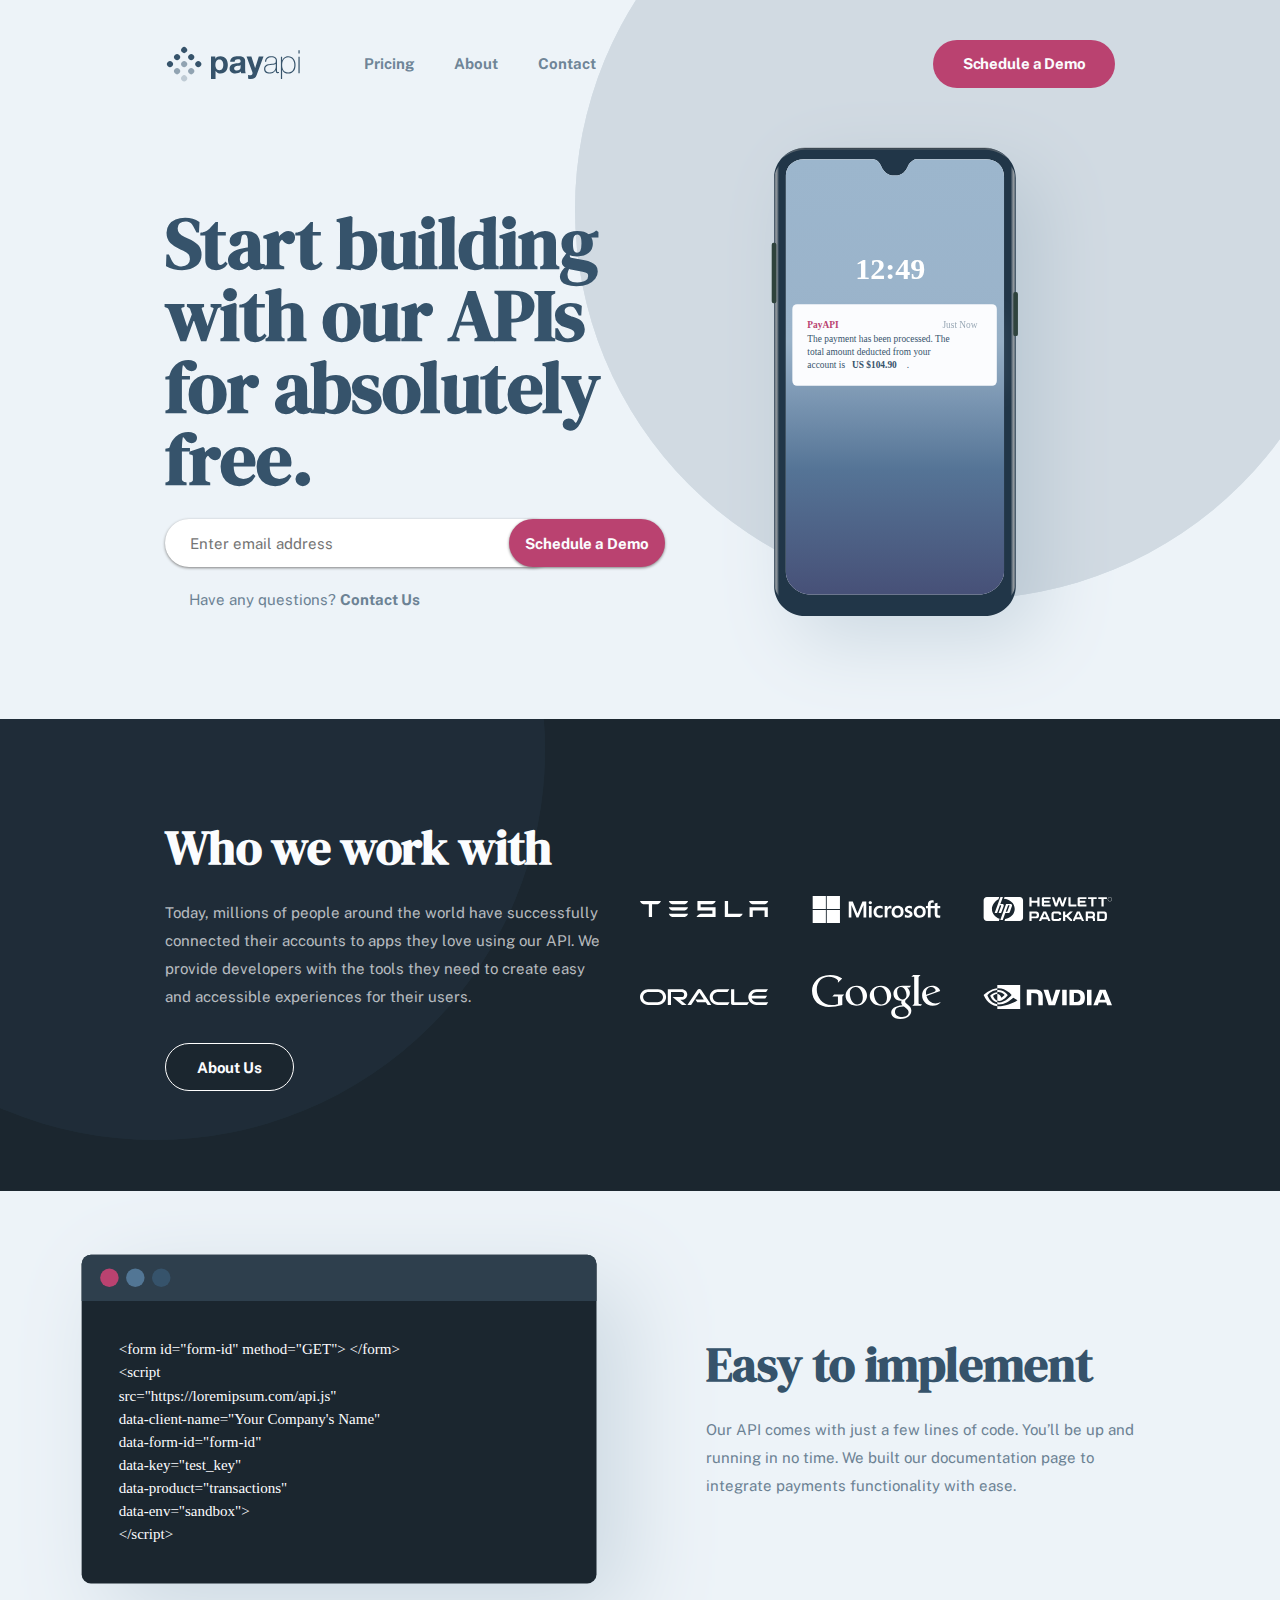
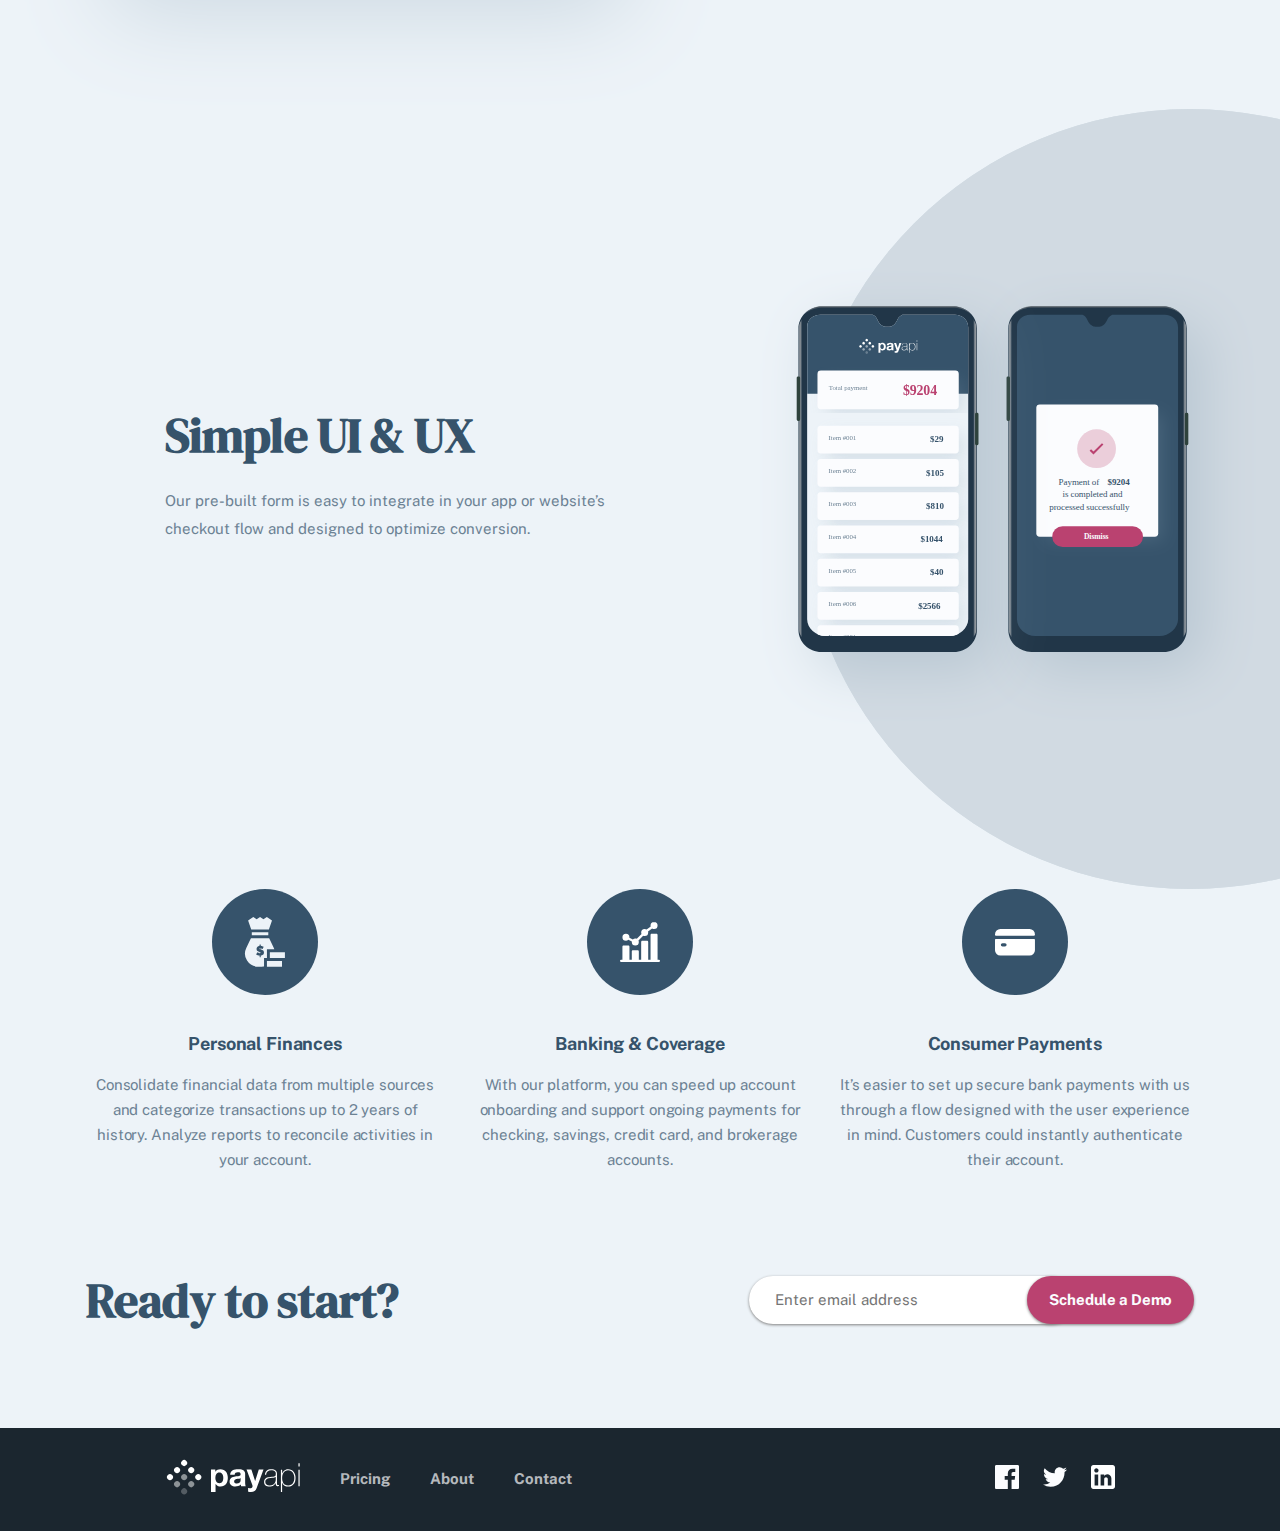
<file: index.html>
<!DOCTYPE html>
<html lang="en">
  <head>
    <meta charset="UTF-8" />
    <meta name="viewport" content="width=device-width, initial-scale=1.0" />

    <link rel="icon" type="image/png" sizes="32x32" href="./assets/favicon-32x32.png" />
    <link rel="stylesheet" type="text/css" href="./styles/home.css">
    <link rel="preconnect" href="https://fonts.googleapis.com">
    <link rel="preconnect" href="https://fonts.gstatic.com" crossorigin>
    <link href="https://fonts.googleapis.com/css2?family=DM+Serif+Display&family=Public+Sans:wght@400;500;700&display=swap" rel="stylesheet">

    <title>Frontend Mentor | PayAPI Website Challenge</title>
  </head>

  <body>
    <div class="whale-section">
      <header class="header">
        <div class="header__logo">
          <a href="./index.html">
            <img src="./assets/shared/desktop/logo.svg" alt="Logo" />
          </a>
        </div>
        <div class="header__menu">
          <img src="./assets/shared/mobile/close.svg" alt="Close icon" class="close-icon mobile" onclick="closeMenu()"/>
          <ul class="menu__list">
            <li> 
              <a href="./pricing.html">
                Pricing
              </a>
            </li>
            <li>
              <a href="./about.html">
                About
              </a>
            </li>
            <li>
              <a href="./contact.html">
                Contact
              </a>
            </li>
          </ul>
          <button>Schedule a Demo</button>
        </div>
        <div class="header__open-icon mobile">
          <img src="./assets/shared/mobile/menu.svg" alt="Menu icon" class="menu-icon" onclick="openMenu()">
        </div>
      </header>
      <main class="content">
        <div class="content__entry entry">
          <div class="entry__image">
            <img src="./assets/home/desktop/illustration-phone-mockup.svg" alt="Phone image" />
          </div>
          <div class="entry__text">
            <div class="entry__text__head">
              <h1>Start building with our APIs for absolutely free.</h1>
            </div>
            <div class="entry__text__mail">
              <form class="entry__text__mail__form" onsubmit="return false">
                <input type="text" placeholder="Enter email address" />
                <button type="submit">Schedule a Demo</button>
              </form>
              <p>Have any questions? <span class="bold">Contact Us</span></p>
            </div>
          </div>
        </div>
        <div class="content__work-with work-with">
          <div class="work-with__list">
            <ul>
              <li>
                <img src="./assets/shared/desktop/tesla.svg" alt="Tesla icon" />
              </li>
              <li>
                <img src="./assets/shared/desktop/microsoft.svg" alt="Microsoft icon" />
              </li>
              <li>
                <img src="./assets/shared/desktop/hewlett-packard.svg" alt="Hewlett packard icon" />
              </li>
              <li>
                <img src="./assets/shared/desktop/oracle.svg" alt="Oracle icon" />
              </li>
              <li>
                <img src="./assets/shared/desktop/google.svg" alt="Google icon" />
              </li>
              <li>
                <img src="./assets/shared/desktop/nvidia.svg" alt="Nvidia icon" />
              </li>
            </ul>
          </div>
          <div class="work-with__text">
            <div class="work-with__text__block">
              <h2>Who we work with</h2>
              <p>
                Today, millions of people around the world have successfully connected 
                their accounts to apps they love using our API. We provide developers 
                with the tools they need to create easy and accessible experiences 
                for their users.
              </p>
            </div>
            <div class="work-with__button">
              <button>About Us</button>
            </div>
          </div>
        </div>
        <div class="content__about about">
          <div class="about__block implement">
            <div class="about__block__image">
              <img src="./assets/home/desktop/illustration-easy-to-implement.svg" alt="illustration of implement" />
            </div>
            <div class="about__block__text">
              <h2>Easy to implement</h2>
              <p>
                Our API comes with just a few lines of code. You’ll be up and running in 
                no time. We built our documentation page to integrate payments functionality 
                with ease.
              </p>
            </div>
          </div>
          <div class="about__block simple">
            <div class="about__block__image">
              <img src="./assets/home/desktop/illustration-simple-ui.svg" alt="Phones" />
            </div>
            <div class="about__block__text">
              <h2>Simple UI & UX</h2>
              <p>
                Our pre-built form is easy to integrate in your app or website’s checkout 
                flow and designed to optimize conversion.
              </p>
            </div>
          </div>
        </div>
        <div class="content__benefits benefits">
          <div class="benefits__block">
            <div class="benefits__block__image">
              <img src="./assets/home/desktop/icon-personal-finances.svg" alt="Money bag" />
            </div>
            <div class="benefits__block__text">
              <h3>Personal Finances</h3>
              <p>
                Consolidate financial data from multiple sources and categorize transactions up to
                2 years of history. Analyze reports to reconcile activities in your account.
              </p>
            </div>
          </div>
          <div class="benefits__block">
            <div class="benefits__block__image">
              <img src="./assets/home/desktop/icon-banking-and-coverage.svg" alt="Static icon" />
            </div>
            <div class="benefits__block__text">
              <h3>Banking & Coverage</h3>
              <p>
                With our platform, you can speed up account onboarding and support ongoing payments 
                for checking, savings, credit card, and brokerage accounts.
              </p>
            </div>
          </div>
          <div class="benefits__block">
            <div class="benefits__block__image">
              <img src="./assets/home/desktop/icon-consumer-payments.svg" alt="Card icon" />
            </div>
            <div class="benefits__block__text">
              <h3>Consumer Payments</h3>
              <p>
                It’s easier to set up secure bank payments with us through a flow designed with the 
                user experience in mind. Customers could instantly authenticate their account.
              </p>
            </div>
          </div>
        </div>
        <div class="content__email email">
          <div class="email__head">
            <h3>Ready to start? </h3>
          </div>
          <form class="email__input" onsubmit="return false">
            <input type="email" placeholder="Enter email address " />
            <button type="submit">Schedule a Demo</button>
          </form>
        </div>
      </main>
      <footer class="footer">
        <div class="footer__logo">
          <svg width="135" height="38" xmlns="http://www.w3.org/2000/svg">
            <g fill="#fff" fill-rule="evenodd">
              <path d="M50.544 33.934v-7.84h.064a5.36 5.36 0 002.128 1.84c.864.416 1.808.624 2.832.624 1.216 0 2.277-.235 3.184-.704a6.738 6.738 0 002.272-1.888 8.147 8.147 0 001.36-2.72 11.37 11.37 0 00.448-3.2c0-1.173-.15-2.299-.448-3.376-.299-1.077-.757-2.021-1.376-2.832a6.937 6.937 0 00-2.336-1.952c-.939-.49-2.059-.736-3.36-.736-1.024 0-1.963.203-2.816.608-.853.405-1.557 1.056-2.112 1.952h-.064v-2.112H46v22.336h4.544zm3.808-8.768c-.725 0-1.344-.15-1.856-.448a3.595 3.595 0 01-1.232-1.168 5.044 5.044 0 01-.672-1.68 9.192 9.192 0 01-.208-1.952c0-.683.064-1.344.192-1.984a4.98 4.98 0 01.656-1.696c.31-.49.715-.89 1.216-1.2.501-.31 1.125-.464 1.872-.464.725 0 1.339.155 1.84.464.501.31.912.715 1.232 1.216.32.501.55 1.072.688 1.712.139.64.208 1.29.208 1.952 0 .661-.064 1.312-.192 1.952-.128.64-.347 1.2-.656 1.68-.31.48-.715.87-1.216 1.168-.501.299-1.125.448-1.872.448zm15.882 3.392c1.024 0 2.027-.15 3.008-.448a5.921 5.921 0 002.56-1.568 6.52 6.52 0 00.32 1.6h4.608c-.213-.341-.363-.853-.448-1.536a17.288 17.288 0 01-.128-2.144v-8.608c0-1.003-.224-1.808-.672-2.416a4.603 4.603 0 00-1.728-1.424 7.733 7.733 0 00-2.336-.688 18.543 18.543 0 00-2.528-.176c-.917 0-1.83.09-2.736.272a7.809 7.809 0 00-2.448.912 5.448 5.448 0 00-1.792 1.696c-.47.704-.736 1.59-.8 2.656h4.544c.085-.896.384-1.536.896-1.92.512-.384 1.216-.576 2.112-.576.405 0 .784.027 1.136.08.352.053.661.16.928.32s.48.384.64.672c.16.288.24.677.24 1.168.021.47-.117.827-.416 1.072-.299.245-.704.432-1.216.56-.512.128-1.099.224-1.76.288-.661.064-1.333.15-2.016.256-.683.107-1.36.25-2.032.432a5.735 5.735 0 00-1.792.816c-.523.363-.95.848-1.28 1.456-.33.608-.496 1.381-.496 2.32 0 .853.144 1.59.432 2.208a4.17 4.17 0 001.2 1.536c.512.405 1.11.704 1.792.896a8.127 8.127 0 002.208.288zm1.696-3.008c-.363 0-.715-.032-1.056-.096a2.566 2.566 0 01-.896-.336 1.717 1.717 0 01-.608-.656c-.15-.277-.224-.619-.224-1.024 0-.427.075-.779.224-1.056.15-.277.347-.507.592-.688a2.98 2.98 0 01.864-.432c.33-.107.667-.192 1.008-.256.363-.064.725-.117 1.088-.16.363-.043.71-.096 1.04-.16.33-.064.64-.144.928-.24.288-.096.528-.23.72-.4v1.696c0 .256-.027.597-.08 1.024a3.428 3.428 0 01-.432 1.264c-.235.416-.597.773-1.088 1.072-.49.299-1.184.448-2.08.448zm13.962 8.384c1.557 0 2.773-.288 3.648-.864.874-.576 1.557-1.536 2.048-2.88L98.5 11.598h-4.704L90.18 22.926h-.064l-3.744-11.328H81.54l5.792 15.52c.128.32.192.661.192 1.024 0 .49-.144.939-.432 1.344-.288.405-.731.64-1.328.704-.448.021-.896.01-1.344-.032-.448-.043-.886-.085-1.312-.128v3.744c.469.043.933.08 1.392.112.458.032.922.048 1.392.048zm18.698-5.408c.789 0 1.514-.096 2.176-.288a6.581 6.581 0 001.776-.8c.522-.341.965-.73 1.328-1.168.362-.437.64-.901.832-1.392h.064v.864c0 .341.026.656.08.944.053.288.154.539.304.752.149.213.368.384.656.512.288.128.677.192 1.168.192.34 0 .672-.043.992-.128V26.99a5.835 5.835 0 01-.896.096c-.278 0-.491-.059-.64-.176a.961.961 0 01-.32-.464 2.357 2.357 0 01-.112-.64c-.011-.235-.016-.47-.016-.704v-9.568c0-1.259-.454-2.277-1.36-3.056-.907-.779-2.352-1.168-4.336-1.168-1.984 0-3.515.453-4.592 1.36-1.078.907-1.66 2.267-1.744 4.08h1.216c.085-1.472.58-2.57 1.488-3.296.906-.725 2.096-1.088 3.568-1.088.832 0 1.536.085 2.112.256.576.17 1.045.405 1.408.704.362.299.629.64.8 1.024.17.384.256.8.256 1.248 0 .576-.032 1.056-.096 1.44a1.64 1.64 0 01-.48.944c-.256.245-.635.437-1.136.576-.502.139-1.19.24-2.064.304l-1.888.16c-.662.064-1.35.17-2.064.32-.715.15-1.366.4-1.952.752a4.367 4.367 0 00-1.456 1.44c-.384.608-.576 1.392-.576 2.352 0 1.579.48 2.747 1.44 3.504.96.757 2.314 1.136 4.064 1.136zm.032-1.056c-1.344 0-2.4-.293-3.168-.88-.768-.587-1.152-1.488-1.152-2.704 0-.768.149-1.392.448-1.872.298-.48.688-.859 1.168-1.136a5.213 5.213 0 011.616-.592 20.778 20.778 0 011.792-.272l2.048-.192a16.93 16.93 0 002.032-.288c.608-.128 1.06-.373 1.36-.736v3.072c0 .213-.06.624-.176 1.232-.118.608-.39 1.237-.816 1.888-.427.65-1.046 1.227-1.856 1.728-.811.501-1.91.752-3.296.752zm12.49 6.56v-9.312h.063c.491 1.344 1.27 2.315 2.336 2.912 1.067.597 2.283.896 3.648.896 1.26 0 2.352-.213 3.28-.64a6.254 6.254 0 002.304-1.776c.608-.757 1.062-1.659 1.36-2.704.3-1.045.448-2.197.448-3.456 0-1.152-.149-2.25-.448-3.296-.298-1.045-.752-1.963-1.36-2.752a6.651 6.651 0 00-2.304-1.888c-.928-.47-2.02-.704-3.28-.704-.896 0-1.69.139-2.384.416a6.39 6.39 0 00-1.776 1.04c-.49.416-.885.87-1.184 1.36-.298.49-.512.939-.64 1.344h-.064v-3.776h-1.216V34.03h1.216zm6.047-6.56c-1.152 0-2.117-.208-2.896-.624a5.008 5.008 0 01-1.856-1.664c-.458-.693-.784-1.493-.976-2.4a13.637 13.637 0 01-.288-2.832c0-.981.107-1.925.32-2.832a7.152 7.152 0 011.04-2.416 5.407 5.407 0 011.872-1.696c.768-.427 1.696-.64 2.784-.64 1.11 0 2.054.219 2.832.656a5.599 5.599 0 011.904 1.728c.491.715.854 1.525 1.088 2.432.235.907.352 1.83.352 2.768 0 1.024-.122 1.99-.368 2.896-.245.907-.618 1.701-1.12 2.384a5.487 5.487 0 01-1.92 1.632c-.778.405-1.7.608-2.768.608zm11.498-18.88V5.294h-1.216V8.59h1.216zm0 19.552V11.694h-1.216v16.448h1.216z" fill-rule="nonzero"/>
              <g>
                <circle transform="rotate(45 19.142 5)" cx="19.142" cy="5" r="3"/>
                <circle transform="rotate(45 26.213 12.071)" cx="26.213" cy="12.071" r="3"/>
                <circle transform="rotate(45 33.284 19.142)" cx="33.284" cy="19.142" r="3"/>
                <circle transform="rotate(45 12.071 12.071)" cx="12.071" cy="12.071" r="3"/>
                <circle opacity=".5" transform="rotate(45 19.142 19.142)" cx="19.142" cy="19.142" r="3"/>
                <circle opacity=".5" transform="rotate(45 26.213 26.213)" cx="26.213" cy="26.213" r="3"/>
                <circle transform="rotate(45 5 19.142)" cx="5" cy="19.142" r="3"/>
                <circle opacity=".5" transform="rotate(45 12.071 26.213)" cx="12.071" cy="26.213" r="3"/>
                <circle opacity=".25" transform="rotate(45 19.142 33.284)" cx="19.142" cy="33.284" r="3"/>
              </g>
            </g>
          </svg>
        </div>
        <div class="footer__list-wrap">
          <div class="footer__list">
            <ul>
              <li> 
                <a href="./pricing.html">
                  Pricing
                </a>
              </li>
              <li>
                <a href="./about.html">
                  About
                </a>
              </li>
              <li>
                <a href="./contact.html">
                  Contact
                </a>
              </li>
            </ul>
          </div>
          <div class="footer__link">
            <ul>
              <li>
                <a href="#">
                  <svg width="24" height="24" xmlns="http://www.w3.org/2000/svg"><path d="M22.675 0H1.325C.593 0 0 .593 0 1.325v21.351C0 23.407.593 24 1.325 24H12.82v-9.294H9.692v-3.622h3.128V8.413c0-3.1 1.893-4.788 4.659-4.788 1.325 0 2.463.099 2.795.143v3.24l-1.918.001c-1.504 0-1.795.715-1.795 1.763v2.313h3.587l-.467 3.622h-3.12V24h6.116c.73 0 1.323-.593 1.323-1.325V1.325C24 .593 23.407 0 22.675 0z" fill="#FBFCFE" fill-rule="nonzero"/></svg>
                </a>
              </li>
              <li>
                <a href="#">
                  <svg width="24" height="20" xmlns="http://www.w3.org/2000/svg"><path d="M24 2.557a9.83 9.83 0 01-2.828.775A4.932 4.932 0 0023.337.608a9.864 9.864 0 01-3.127 1.195A4.916 4.916 0 0016.616.248c-3.179 0-5.515 2.966-4.797 6.045A13.978 13.978 0 011.671 1.149a4.93 4.93 0 001.523 6.574 4.903 4.903 0 01-2.229-.616c-.054 2.281 1.581 4.415 3.949 4.89a4.935 4.935 0 01-2.224.084 4.928 4.928 0 004.6 3.419A9.9 9.9 0 010 17.54a13.94 13.94 0 007.548 2.212c9.142 0 14.307-7.721 13.995-14.646A10.025 10.025 0 0024 2.557z" fill="#FBFCFE" fill-rule="nonzero"/></svg>
                </a>
              </li>
              <li>
                <a href="#">
                  <svg width="24" height="24" xmlns="http://www.w3.org/2000/svg"><path d="M21.6 0H2.4C1.08 0 0 1.08 0 2.4v19.2C0 22.92 1.08 24 2.4 24h19.2c1.32 0 2.4-1.08 2.4-2.4V2.4C24 1.08 22.92 0 21.6 0zM7.2 20.4H3.6V9.6h3.6v10.8zM5.4 7.56c-1.2 0-2.16-.96-2.16-2.16 0-1.2.96-2.16 2.16-2.16 1.2 0 2.16.96 2.16 2.16 0 1.2-.96 2.16-2.16 2.16zm15 12.84h-3.6v-6.36c0-.96-.84-1.8-1.8-1.8-.96 0-1.8.84-1.8 1.8v6.36H9.6V9.6h3.6v1.44c.6-.96 1.92-1.68 3-1.68 2.28 0 4.2 1.92 4.2 4.2v6.84z" fill="#FFF" fill-rule="nonzero"/></svg>
                </a>
              </li>
            </ul>
          </div>
        </div>
        
      </footer>
    </div>
    <script src="./JS/home.js"></script>
  </body>
</html>
</file>
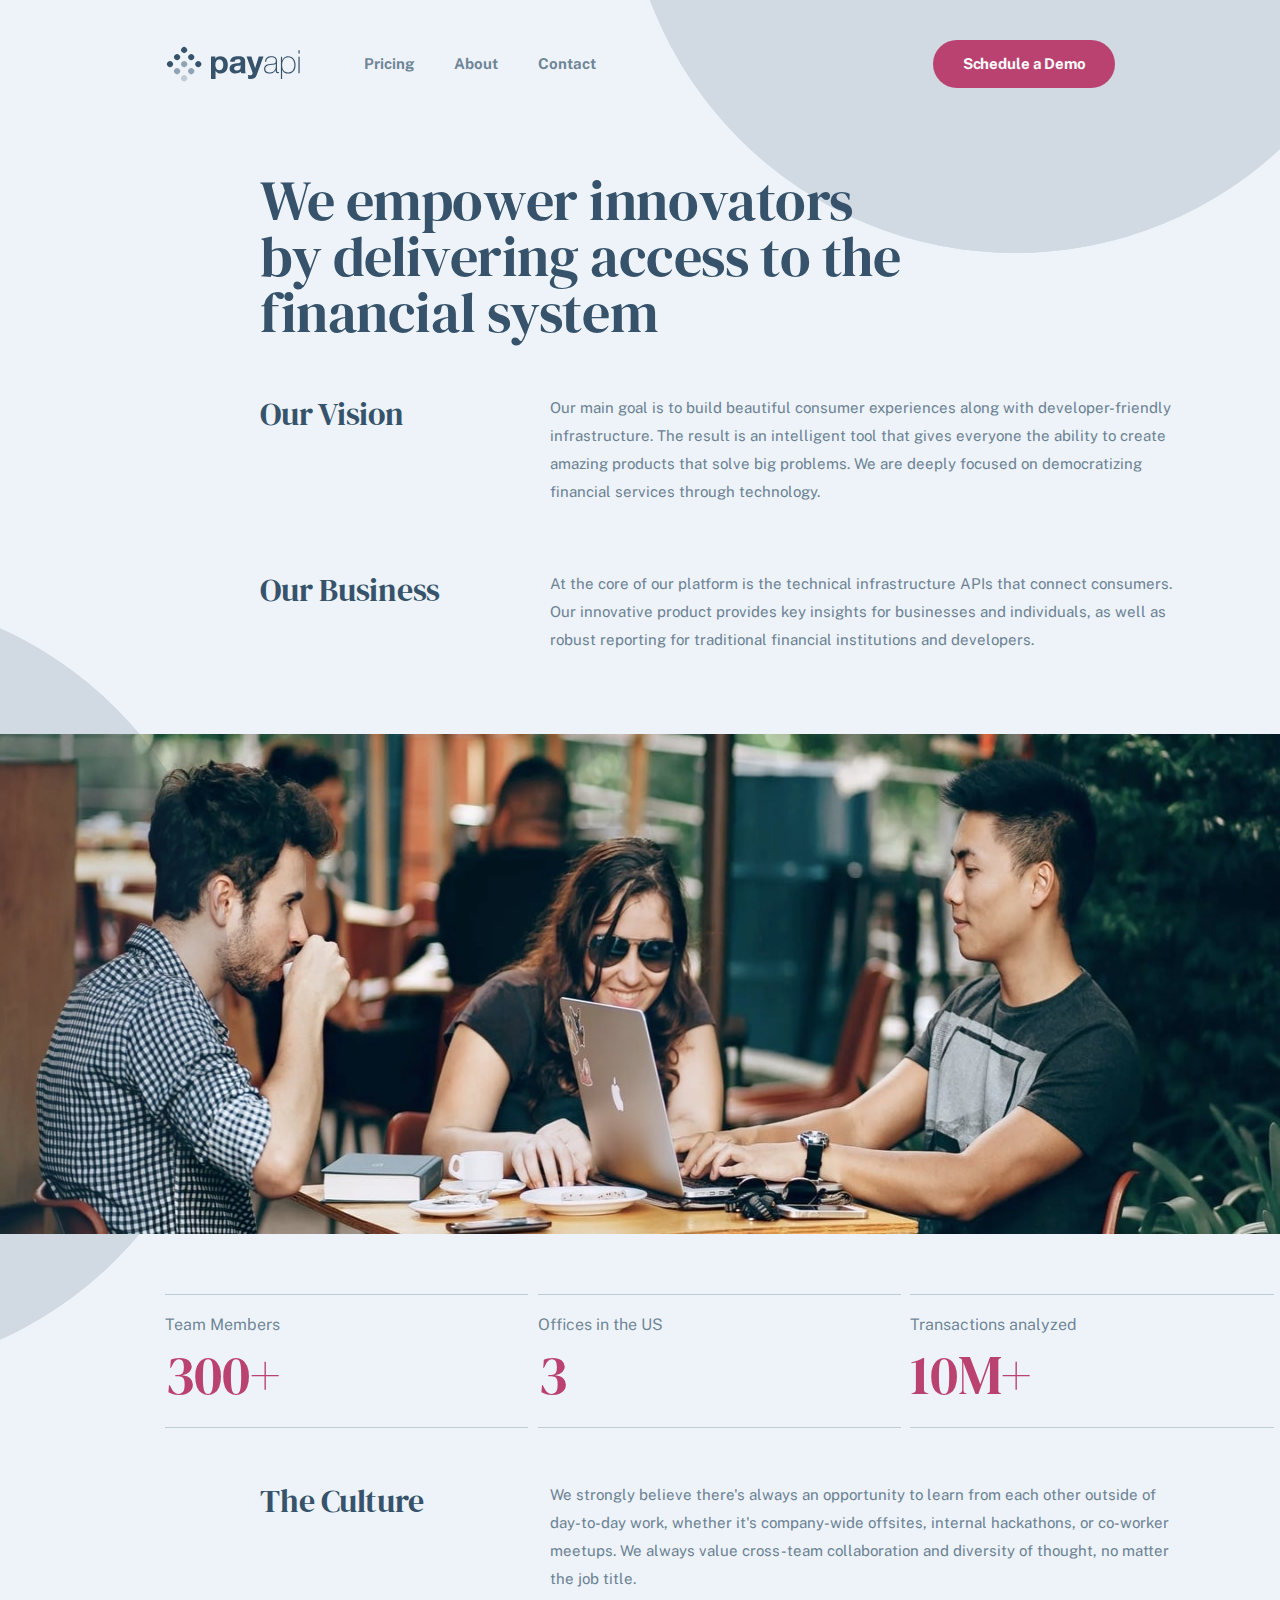
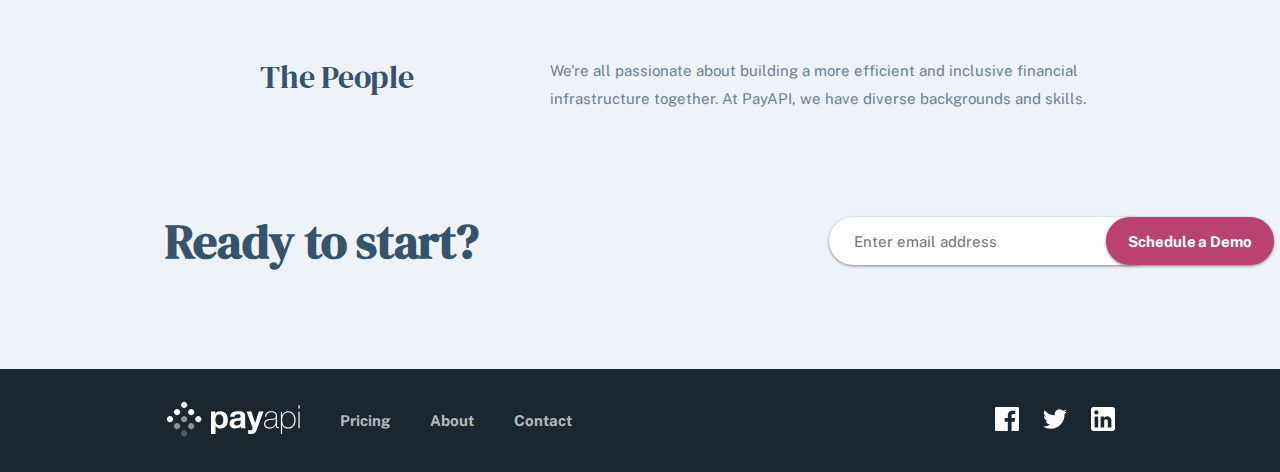
<file: about.html>
<!DOCTYPE html>
<html lang="en">
  <head>
    <meta charset="UTF-8" />
    <meta name="viewport" content="width=device-width, initial-scale=1.0" />

    <link rel="icon" type="image/png" sizes="32x32" href="./assets/favicon-32x32.png" />
    <link rel="preconnect" href="https://fonts.googleapis.com">
    <link rel="preconnect" href="https://fonts.gstatic.com" crossorigin>
    <link href="https://fonts.googleapis.com/css2?family=DM+Serif+Display&family=Public+Sans:wght@400;500;700&display=swap" rel="stylesheet">
    <link rel="stylesheet" href="./styles/about.css" type="text/css">

    <title>Frontend Mentor | PayAPI Website Challenge</title>
  </head>

  <body>
    <div class="whale-section">
      <header class="header">
        <div class="header__logo">
          <a href="./index.html">
            <img src="./assets/shared/desktop/logo.svg" alt="Logo" />
          </a>
        </div>
        <div class="header__menu">
          <img src="./assets/shared/mobile/close.svg" alt="Close icon" class="close-icon mobile" onclick="closeMenu()"/>
          <ul class="menu__list">
            <li> 
              <a href="./pricing.html">
                Pricing
              </a>
            </li>
            <li>
              <a href="./about.html">
                About
              </a>
            </li>
            <li>
              <a href="./contact.html">
                Contact
              </a>
            </li>
          </ul>
          <button>Schedule a Demo</button>
        </div>
        <div class="header__open-icon mobile">
          <img src="./assets/shared/mobile/menu.svg" alt="Menu icon" class="menu-icon" onclick="openMenu()">
        </div>
      </header>
      <main class="content">
        <div class="content__head">
          <h1>
            We empower innovators by delivering access to the financial system
          </h1>
        </div>
        <div class="content__about about text">
          <div class="text__block about__block">
            <h3>Our Vision</h3>
            <p>
              Our main goal is to build beautiful consumer experiences along with developer-friendly 
              infrastructure. The result is an intelligent tool that gives everyone the ability to create 
              amazing products that solve big problems. We are deeply focused on democratizing financial 
              services through technology.
            </p>
          </div>
          <div class="text__block about__block">
            <h3>Our Business</h3>
            <p>
              At the core of our platform is the technical infrastructure APIs that connect consumers. 
              Our innovative product provides key insights for businesses and individuals, as well as 
              robust reporting for traditional financial institutions and developers.
            </p>
          </div>
        </div>
        <div class="content__image"></div>
        <div class="content__numbers numbers">
          <div class="numbers__block numbers__members">
            <h4>Team Members</h4>
            <p>300+</p>
          </div>
          <div class="numbers__block numbers__offices">
            <h4>Offices in the US</h4>
            <p>3</p>
          </div>
          <div class="numbers__block numbers__transactions">
            <h4>Transactions analyzed</h4>
            <p>10M+</p>
          </div>
        </div>
        <div class="content__culture culture text">
          <div class="text__block culture__block">
            <h3>The Culture</h3>
            <p>
              We strongly believe there's always an opportunity to learn from each other outside of 
              day-to-day work, whether it's company-wide offsites, internal hackathons, or co-worker meetups. 
              We always value cross-team collaboration and diversity of thought, no matter the job title.
            </p>
          </div>
          <div class="text__block culture__block">
            <h3>The People</h3>
            <p>
              We're all passionate about building a more efficient and inclusive financial infrastructure 
              together. At PayAPI, we have diverse backgrounds and skills.
            </p>
          </div>
        </div>
        <div class="content__email email">
          <div class="email__head">
            <h3>Ready to start? </h3>
          </div>
          <form class="email__input" onsubmit="return false">
            <input type="email" placeholder="Enter email address " />
            <button type="submit">Schedule a Demo</button>
          </form>
        </div>
      </main>
      <footer class="footer">
        <div class="footer__logo">
          <svg width="135" height="38" xmlns="http://www.w3.org/2000/svg">
            <g fill="#fff" fill-rule="evenodd">
              <path d="M50.544 33.934v-7.84h.064a5.36 5.36 0 002.128 1.84c.864.416 1.808.624 2.832.624 1.216 0 2.277-.235 3.184-.704a6.738 6.738 0 002.272-1.888 8.147 8.147 0 001.36-2.72 11.37 11.37 0 00.448-3.2c0-1.173-.15-2.299-.448-3.376-.299-1.077-.757-2.021-1.376-2.832a6.937 6.937 0 00-2.336-1.952c-.939-.49-2.059-.736-3.36-.736-1.024 0-1.963.203-2.816.608-.853.405-1.557 1.056-2.112 1.952h-.064v-2.112H46v22.336h4.544zm3.808-8.768c-.725 0-1.344-.15-1.856-.448a3.595 3.595 0 01-1.232-1.168 5.044 5.044 0 01-.672-1.68 9.192 9.192 0 01-.208-1.952c0-.683.064-1.344.192-1.984a4.98 4.98 0 01.656-1.696c.31-.49.715-.89 1.216-1.2.501-.31 1.125-.464 1.872-.464.725 0 1.339.155 1.84.464.501.31.912.715 1.232 1.216.32.501.55 1.072.688 1.712.139.64.208 1.29.208 1.952 0 .661-.064 1.312-.192 1.952-.128.64-.347 1.2-.656 1.68-.31.48-.715.87-1.216 1.168-.501.299-1.125.448-1.872.448zm15.882 3.392c1.024 0 2.027-.15 3.008-.448a5.921 5.921 0 002.56-1.568 6.52 6.52 0 00.32 1.6h4.608c-.213-.341-.363-.853-.448-1.536a17.288 17.288 0 01-.128-2.144v-8.608c0-1.003-.224-1.808-.672-2.416a4.603 4.603 0 00-1.728-1.424 7.733 7.733 0 00-2.336-.688 18.543 18.543 0 00-2.528-.176c-.917 0-1.83.09-2.736.272a7.809 7.809 0 00-2.448.912 5.448 5.448 0 00-1.792 1.696c-.47.704-.736 1.59-.8 2.656h4.544c.085-.896.384-1.536.896-1.92.512-.384 1.216-.576 2.112-.576.405 0 .784.027 1.136.08.352.053.661.16.928.32s.48.384.64.672c.16.288.24.677.24 1.168.021.47-.117.827-.416 1.072-.299.245-.704.432-1.216.56-.512.128-1.099.224-1.76.288-.661.064-1.333.15-2.016.256-.683.107-1.36.25-2.032.432a5.735 5.735 0 00-1.792.816c-.523.363-.95.848-1.28 1.456-.33.608-.496 1.381-.496 2.32 0 .853.144 1.59.432 2.208a4.17 4.17 0 001.2 1.536c.512.405 1.11.704 1.792.896a8.127 8.127 0 002.208.288zm1.696-3.008c-.363 0-.715-.032-1.056-.096a2.566 2.566 0 01-.896-.336 1.717 1.717 0 01-.608-.656c-.15-.277-.224-.619-.224-1.024 0-.427.075-.779.224-1.056.15-.277.347-.507.592-.688a2.98 2.98 0 01.864-.432c.33-.107.667-.192 1.008-.256.363-.064.725-.117 1.088-.16.363-.043.71-.096 1.04-.16.33-.064.64-.144.928-.24.288-.096.528-.23.72-.4v1.696c0 .256-.027.597-.08 1.024a3.428 3.428 0 01-.432 1.264c-.235.416-.597.773-1.088 1.072-.49.299-1.184.448-2.08.448zm13.962 8.384c1.557 0 2.773-.288 3.648-.864.874-.576 1.557-1.536 2.048-2.88L98.5 11.598h-4.704L90.18 22.926h-.064l-3.744-11.328H81.54l5.792 15.52c.128.32.192.661.192 1.024 0 .49-.144.939-.432 1.344-.288.405-.731.64-1.328.704-.448.021-.896.01-1.344-.032-.448-.043-.886-.085-1.312-.128v3.744c.469.043.933.08 1.392.112.458.032.922.048 1.392.048zm18.698-5.408c.789 0 1.514-.096 2.176-.288a6.581 6.581 0 001.776-.8c.522-.341.965-.73 1.328-1.168.362-.437.64-.901.832-1.392h.064v.864c0 .341.026.656.08.944.053.288.154.539.304.752.149.213.368.384.656.512.288.128.677.192 1.168.192.34 0 .672-.043.992-.128V26.99a5.835 5.835 0 01-.896.096c-.278 0-.491-.059-.64-.176a.961.961 0 01-.32-.464 2.357 2.357 0 01-.112-.64c-.011-.235-.016-.47-.016-.704v-9.568c0-1.259-.454-2.277-1.36-3.056-.907-.779-2.352-1.168-4.336-1.168-1.984 0-3.515.453-4.592 1.36-1.078.907-1.66 2.267-1.744 4.08h1.216c.085-1.472.58-2.57 1.488-3.296.906-.725 2.096-1.088 3.568-1.088.832 0 1.536.085 2.112.256.576.17 1.045.405 1.408.704.362.299.629.64.8 1.024.17.384.256.8.256 1.248 0 .576-.032 1.056-.096 1.44a1.64 1.64 0 01-.48.944c-.256.245-.635.437-1.136.576-.502.139-1.19.24-2.064.304l-1.888.16c-.662.064-1.35.17-2.064.32-.715.15-1.366.4-1.952.752a4.367 4.367 0 00-1.456 1.44c-.384.608-.576 1.392-.576 2.352 0 1.579.48 2.747 1.44 3.504.96.757 2.314 1.136 4.064 1.136zm.032-1.056c-1.344 0-2.4-.293-3.168-.88-.768-.587-1.152-1.488-1.152-2.704 0-.768.149-1.392.448-1.872.298-.48.688-.859 1.168-1.136a5.213 5.213 0 011.616-.592 20.778 20.778 0 011.792-.272l2.048-.192a16.93 16.93 0 002.032-.288c.608-.128 1.06-.373 1.36-.736v3.072c0 .213-.06.624-.176 1.232-.118.608-.39 1.237-.816 1.888-.427.65-1.046 1.227-1.856 1.728-.811.501-1.91.752-3.296.752zm12.49 6.56v-9.312h.063c.491 1.344 1.27 2.315 2.336 2.912 1.067.597 2.283.896 3.648.896 1.26 0 2.352-.213 3.28-.64a6.254 6.254 0 002.304-1.776c.608-.757 1.062-1.659 1.36-2.704.3-1.045.448-2.197.448-3.456 0-1.152-.149-2.25-.448-3.296-.298-1.045-.752-1.963-1.36-2.752a6.651 6.651 0 00-2.304-1.888c-.928-.47-2.02-.704-3.28-.704-.896 0-1.69.139-2.384.416a6.39 6.39 0 00-1.776 1.04c-.49.416-.885.87-1.184 1.36-.298.49-.512.939-.64 1.344h-.064v-3.776h-1.216V34.03h1.216zm6.047-6.56c-1.152 0-2.117-.208-2.896-.624a5.008 5.008 0 01-1.856-1.664c-.458-.693-.784-1.493-.976-2.4a13.637 13.637 0 01-.288-2.832c0-.981.107-1.925.32-2.832a7.152 7.152 0 011.04-2.416 5.407 5.407 0 011.872-1.696c.768-.427 1.696-.64 2.784-.64 1.11 0 2.054.219 2.832.656a5.599 5.599 0 011.904 1.728c.491.715.854 1.525 1.088 2.432.235.907.352 1.83.352 2.768 0 1.024-.122 1.99-.368 2.896-.245.907-.618 1.701-1.12 2.384a5.487 5.487 0 01-1.92 1.632c-.778.405-1.7.608-2.768.608zm11.498-18.88V5.294h-1.216V8.59h1.216zm0 19.552V11.694h-1.216v16.448h1.216z" fill-rule="nonzero"/>
              <g>
                <circle transform="rotate(45 19.142 5)" cx="19.142" cy="5" r="3"/>
                <circle transform="rotate(45 26.213 12.071)" cx="26.213" cy="12.071" r="3"/>
                <circle transform="rotate(45 33.284 19.142)" cx="33.284" cy="19.142" r="3"/>
                <circle transform="rotate(45 12.071 12.071)" cx="12.071" cy="12.071" r="3"/>
                <circle opacity=".5" transform="rotate(45 19.142 19.142)" cx="19.142" cy="19.142" r="3"/>
                <circle opacity=".5" transform="rotate(45 26.213 26.213)" cx="26.213" cy="26.213" r="3"/>
                <circle transform="rotate(45 5 19.142)" cx="5" cy="19.142" r="3"/>
                <circle opacity=".5" transform="rotate(45 12.071 26.213)" cx="12.071" cy="26.213" r="3"/>
                <circle opacity=".25" transform="rotate(45 19.142 33.284)" cx="19.142" cy="33.284" r="3"/>
              </g>
            </g>
          </svg>
        </div>
        <div class="footer__list-wrap">
          <div class="footer__list">
            <ul>
              <li> 
                <a href="./pricing.html">
                  Pricing
                </a>
              </li>
              <li>
                <a href="./about.html">
                  About
                </a>
              </li>
              <li>
                <a href="./contact.html">
                  Contact
                </a>
              </li>
            </ul>
          </div>
          <div class="footer__link">
            <ul>
              <li>
                <a href="#">
                  <svg width="24" height="24" xmlns="http://www.w3.org/2000/svg"><path d="M22.675 0H1.325C.593 0 0 .593 0 1.325v21.351C0 23.407.593 24 1.325 24H12.82v-9.294H9.692v-3.622h3.128V8.413c0-3.1 1.893-4.788 4.659-4.788 1.325 0 2.463.099 2.795.143v3.24l-1.918.001c-1.504 0-1.795.715-1.795 1.763v2.313h3.587l-.467 3.622h-3.12V24h6.116c.73 0 1.323-.593 1.323-1.325V1.325C24 .593 23.407 0 22.675 0z" fill="#FBFCFE" fill-rule="nonzero"/></svg>
                </a>
              </li>
              <li>
                <a href="#">
                  <svg width="24" height="20" xmlns="http://www.w3.org/2000/svg"><path d="M24 2.557a9.83 9.83 0 01-2.828.775A4.932 4.932 0 0023.337.608a9.864 9.864 0 01-3.127 1.195A4.916 4.916 0 0016.616.248c-3.179 0-5.515 2.966-4.797 6.045A13.978 13.978 0 011.671 1.149a4.93 4.93 0 001.523 6.574 4.903 4.903 0 01-2.229-.616c-.054 2.281 1.581 4.415 3.949 4.89a4.935 4.935 0 01-2.224.084 4.928 4.928 0 004.6 3.419A9.9 9.9 0 010 17.54a13.94 13.94 0 007.548 2.212c9.142 0 14.307-7.721 13.995-14.646A10.025 10.025 0 0024 2.557z" fill="#FBFCFE" fill-rule="nonzero"/></svg>
                </a>
              </li>
              <li>
                <a href="#">
                  <svg width="24" height="24" xmlns="http://www.w3.org/2000/svg"><path d="M21.6 0H2.4C1.08 0 0 1.08 0 2.4v19.2C0 22.92 1.08 24 2.4 24h19.2c1.32 0 2.4-1.08 2.4-2.4V2.4C24 1.08 22.92 0 21.6 0zM7.2 20.4H3.6V9.6h3.6v10.8zM5.4 7.56c-1.2 0-2.16-.96-2.16-2.16 0-1.2.96-2.16 2.16-2.16 1.2 0 2.16.96 2.16 2.16 0 1.2-.96 2.16-2.16 2.16zm15 12.84h-3.6v-6.36c0-.96-.84-1.8-1.8-1.8-.96 0-1.8.84-1.8 1.8v6.36H9.6V9.6h3.6v1.44c.6-.96 1.92-1.68 3-1.68 2.28 0 4.2 1.92 4.2 4.2v6.84z" fill="#FFF" fill-rule="nonzero"/></svg>
                </a>
              </li>
            </ul>
          </div>
        </div>
      </footer>
    </div>
  <script src="./JS/about.js"></script>
  </body>
</html>
</file>
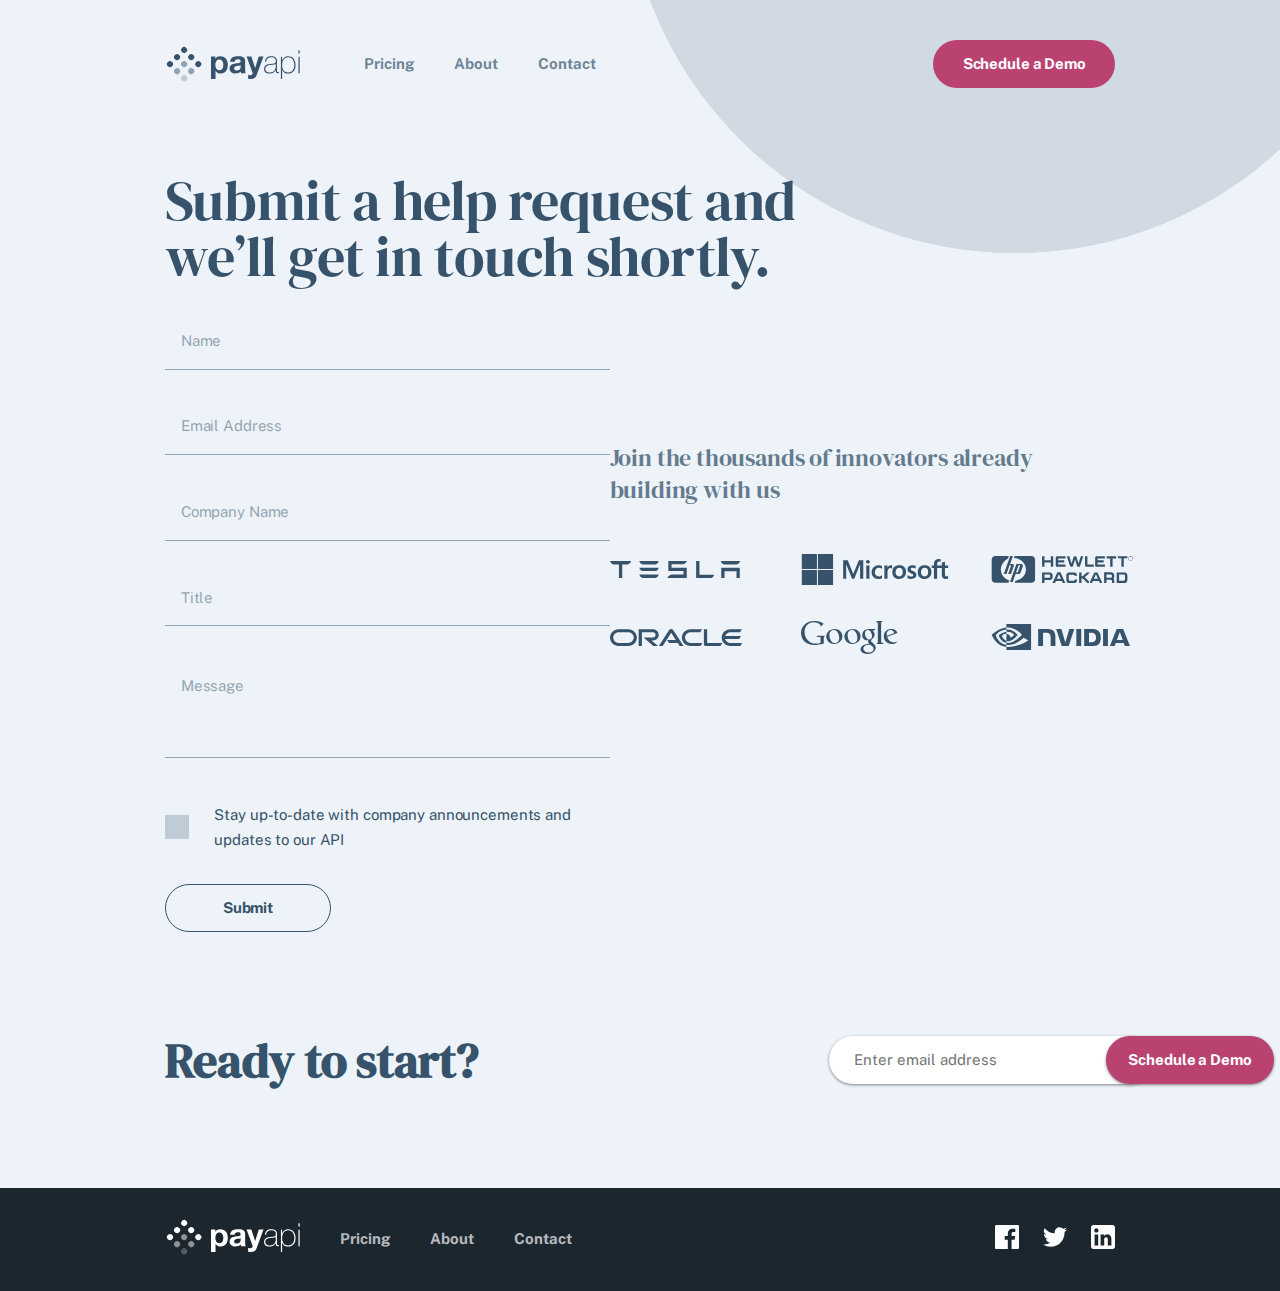
<file: contact.html>
<!DOCTYPE html>
<html lang="en">
  <head>
    <meta charset="UTF-8" />
    <meta name="viewport" content="width=device-width, initial-scale=1.0" />

    <link rel="icon" type="image/png" sizes="32x32" href="./assets/favicon-32x32.png" />
    <link rel="preconnect" href="https://fonts.googleapis.com">
    <link rel="preconnect" href="https://fonts.gstatic.com" crossorigin>
    <link href="https://fonts.googleapis.com/css2?family=DM+Serif+Display&family=Public+Sans:wght@400;500;700&display=swap" rel="stylesheet">
    <link rel="stylesheet" href="./styles/contact.css" type="text/css">

    <title>Frontend Mentor | PayAPI Website Challenge</title>
  </head>

  <body>
    <div class="whale-section">
      <header class="header">
        <div class="header__logo">
          <a href="./index.html">
            <img src="./assets/shared/desktop/logo.svg" alt="Logo" />
          </a>
        </div>
        <div class="header__menu">
          <img src="./assets/shared/mobile/close.svg" alt="Close icon" class="close-icon mobile" onclick="closeMenu()"/>
          <ul class="menu__list">
            <li> 
              <a href="./pricing.html">
                Pricing
              </a>
            </li>
            <li>
              <a href="./about.html">
                About
              </a>
            </li>
            <li>
              <a href="./contact.html">
                Contact
              </a>
            </li>
          </ul>
          <button>Schedule a Demo</button>
        </div>
        <div class="header__open-icon mobile">
          <img src="./assets/shared/mobile/menu.svg" alt="Menu icon" class="menu-icon" onclick="openMenu()">
        </div>
      </header>
      <main class="content">
        <div class="content__head">
          <h1>
            Submit a help request and we’ll get in touch shortly.
          </h1>
        </div>
        <div class="content__mid mid">
          <div class="mid__request">
            <div class="mid__request__name request__block">
              <input type="text" id="request-name" placeholder="Name">
              <p class="error" id="request-name-err">This field can’t be empty</p>
            </div>
            <div class="mid__request__email request__block">
              <input type="text" id="request-email" placeholder="Email Address">
              <p class="error" id="request-email-err">This field can’t be empty</p>
            </div>
            <div class="mid__request__company request__block">
              <input type="text" id="request-company" placeholder="Company Name">
              <p class="error" id="request-company-err">This field can't be empty</p>
            </div>
            <div class="mid__request__title request__block">
              <input type="text" id="request-title" placeholder="Title">
              <p class="error" id="request-title-err">This field can't be empty</p>
            </div>
            <div class="mid__request__message request__block">
              <input type="text" id="request-message" placeholder="Message">
              <p class="error" id="request-message-err">This field can't be empty</p>
            </div>
            <div class="mid__request__up-to-date">
              <div class="checkbox" onclick="checkedBox()">
                <svg width="14" height="11" xmlns="http://www.w3.org/2000/svg">
                  <path d="M1 5.718L4.893 9.56l8.107-8" stroke="#fff" stroke-width="2" fill="none" fill-rule="evenodd"/>
                </svg>
              </div>
              <p>Stay up-to-date with company announcements and updates to our API</p>
            </div>
            <div class="mid__request__btn">
              <button type="button" class="submit-btn" onclick="checkInput()">Submit</button>
            </div>
          </div>
          <div class="mid__companies">
            <div class="mid__companies__head">
              <h2>Join the thousands of innovators already building with us</h2>
            </div>
            <div class="mid__companies__grid">
              <ul>
                <li>
                  <svg width="131" height="17" xmlns="http://www.w3.org/2000/svg"><path d="M89.447.047v13.628h14.74c-.375 1.405-1.264 2.623-2.902 3.325h-15.16V.047h3.322zm-12.588 0c-.374 1.452-1.825 2.81-3.603 3.325H61.558l.047 3.372h15.16V17H57.347c.796-1.64 2.387-2.904 4.259-3.419H73.49V10.07H58.33V.047zM21.196 0v.047c-.371 1.503-1.623 2.912-3.386 3.381h-5.287l-.279.094V17H8.951V3.522l-.278-.094H3.386C1.67 3.052.37 1.55 0 .047L21.196 0zm108.586 6.744V17h-3.275v-6.837h-11.98V17h-3.275V6.744h18.53zM48.783 13.58c-.327 1.499-1.637 3.091-3.416 3.419H32.733c-1.778-.328-3.088-1.92-3.462-3.419zm0-6.884c-.327 1.499-1.637 3.09-3.416 3.419H32.733c-1.778-.375-3.088-1.92-3.462-3.419zM130.203 0c-.374 1.499-1.637 3.09-3.416 3.419h-12.634c-1.731-.375-3.041-1.92-3.416-3.419zm-81.42 0c-.327 1.499-1.637 3.09-3.416 3.419H32.733c-1.778-.375-3.088-1.92-3.462-3.419z" fill="#fff" fill-rule="nonzero"/></svg>
                </li>
                <li>
                  <svg width="148" height="31" xmlns="http://www.w3.org/2000/svg"><path d="M15.922 16v15H.782V16h15.14zm16.149 0v15H16.93V16h15.14zm79.549-4.777c.457 0 .983.054 1.562.16.582.107 1.061.238 1.425.392l.05.021v2.858l-.13-.087a5.195 5.195 0 00-1.403-.642 5.593 5.593 0 00-1.607-.244c-.57 0-1.023.127-1.35.376-.323.248-.48.554-.48.936 0 .432.127.772.378 1.013.261.25.894.574 1.881.965 1.24.493 2.128 1.05 2.64 1.659.516.612.777 1.372.777 2.258 0 1.228-.486 2.232-1.444 2.985-.953.748-2.258 1.127-3.88 1.127-.525 0-1.13-.07-1.795-.205-.667-.135-1.232-.308-1.681-.512l-.049-.022v-3.014l.132.094a6.547 6.547 0 001.776.888c.639.208 1.222.313 1.733.313 1.38 0 2.05-.43 2.05-1.313 0-.31-.067-.561-.197-.745-.134-.187-.371-.38-.706-.572-.342-.195-.88-.443-1.603-.736-.86-.365-1.508-.723-1.928-1.065a3.28 3.28 0 01-.948-1.221c-.204-.465-.308-1.013-.308-1.63 0-1.187.482-2.168 1.431-2.916.944-.744 2.18-1.12 3.674-1.12zM137.763 5c.734 0 1.327.078 1.762.232l.055.02v2.656l-.117-.052a3.424 3.424 0 00-1.379-.31c-.623 0-1.111.198-1.453.586-.344.394-.519.983-.519 1.753v1.655h4.704V8.57l.059-.018 2.98-.9.106-.032v3.92h3.173v2.521h-3.172v6.205c0 .795.144 1.364.43 1.689.281.322.735.485 1.35.485.162 0 .373-.035.626-.105.25-.069.465-.161.637-.274l.13-.084v2.544l-.042.025c-.19.106-.51.206-.981.306a6.562 6.562 0 01-1.347.148c-2.62 0-3.95-1.409-3.95-4.189v-6.75h-4.703v10.622h-3.171V14.06h-2.21V11.54h2.21V9.72c0-.913.204-1.739.607-2.454a4.246 4.246 0 011.716-1.673c.733-.394 1.574-.593 2.5-.593zm-13.973 6.223c2.07 0 3.71.608 4.877 1.806 1.166 1.198 1.757 2.865 1.757 4.955 0 2.116-.63 3.833-1.873 5.102-1.243 1.27-2.953 1.913-5.082 1.913-2.043 0-3.694-.61-4.907-1.817-1.214-1.206-1.829-2.86-1.829-4.919 0-2.166.63-3.9 1.873-5.152 1.244-1.253 2.988-1.888 5.184-1.888zm-25.402 0c2.069 0 3.71.608 4.876 1.806 1.166 1.198 1.758 2.865 1.758 4.955 0 2.116-.63 3.833-1.873 5.102-1.243 1.27-2.953 1.913-5.082 1.913-2.043 0-3.694-.61-4.907-1.817-1.214-1.206-1.83-2.86-1.83-4.919 0-2.166.631-3.9 1.874-5.152 1.243-1.253 2.988-1.888 5.184-1.888zm-20.614 0c.56 0 1.148.062 1.75.186.606.123 1.093.286 1.45.483l.043.024V14.9l-.132-.094c-.95-.68-1.953-1.023-2.982-1.023-1.204 0-2.193.402-2.939 1.196-.748.797-1.127 1.876-1.127 3.208 0 1.324.364 2.376 1.082 3.126.716.748 1.703 1.128 2.932 1.128.443 0 .947-.097 1.501-.287a5.917 5.917 0 001.533-.788l.132-.095v2.833l-.042.023c-1.019.58-2.29.873-3.779.873-1.276 0-2.428-.277-3.425-.822a5.855 5.855 0 01-2.344-2.339c-.557-1.004-.839-2.144-.839-3.385 0-1.418.291-2.69.863-3.777a6.127 6.127 0 012.513-2.55c1.09-.6 2.372-.904 3.81-.904zm12.076.089c.523 0 .935.062 1.227.184l.05.021v3.117l-.13-.094c-.146-.103-.392-.201-.731-.292a3.724 3.724 0 00-.942-.136c-.833 0-1.515.355-2.026 1.056-.519.71-.781 1.648-.781 2.792v6.723h-3.133V11.54h3.133v2.276h.033c.293-.739.675-1.331 1.205-1.763a3.236 3.236 0 012.095-.741zm-21.42.228v13.143h-3.132V11.54h3.133zM46.77 6.343l5.458 13.622 5.624-13.622h4.425v18.34H59.08V10.57h-.103l-5.674 14.113h-2.267l-5.764-14.114h-.103v14.114h-3.005V6.343h4.605zm76.854 7.44c-1.134 0-2.033.382-2.673 1.136-.643.759-.97 1.85-.97 3.243 0 1.351.327 2.414.97 3.16.64.742 1.547 1.119 2.698 1.119 1.158 0 2.044-.37 2.633-1.098.593-.733.894-1.83.894-3.257 0-1.41-.32-2.492-.95-3.217-.627-.72-1.503-1.086-2.602-1.086zm-25.402 0c-1.134 0-2.033.382-2.672 1.136-.644.759-.97 1.85-.97 3.243 0 1.351.325 2.414.969 3.16.64.742 1.547 1.119 2.698 1.119 1.158 0 2.044-.37 2.632-1.098.594-.733.894-1.83.894-3.257 0-1.41-.32-2.492-.95-3.217-.627-.72-1.502-1.086-2.601-1.086zM15.922 0v15H.782V0h15.14zM32.07 0v15H16.93V0h15.14zm34.825 5.941c.543 0 1.001.178 1.362.53.362.353.546.782.546 1.276 0 .503-.189.929-.56 1.264-.37.334-.823.503-1.347.503-.525 0-.976-.17-1.341-.503a1.646 1.646 0 01-.554-1.264c0-.512.189-.945.56-1.29.369-.343.819-.516 1.334-.516z" fill="#fff" fill-rule="nonzero"/></svg>
                </li>
                <li>
                  <svg width="142" height="27" xmlns="http://www.w3.org/2000/svg"><path d="M69.493 16.373L74.305 27h-2.478l-.868-1.923h-6.086L64.015 27h-2.572l4.907-10.627h3.143zm50.612 0c1.715 0 3.191 1.202 3.191 3.366 0 1.923-.38 2.644-.953 3.126.762.384.953 1.297.953 1.922v2.211h-2.286v-1.922c0-.433-.477-1.203-1.43-1.203h-4.095V27h-2.382V16.373zm-29.566.01v3.984h1.046l4.138-3.984h3.234l-5.09 4.991 4.233 4.224v1.392h-1.808l-4.517-4.416H90.54v4.416h-2.427V16.383h2.427zm-31.815.006c1.282 0 3.04.815 3.04 3.835 0 2.973-1.616 3.787-3.041 3.787h-5.226v2.973h-2.423V16.389zm74.75.002c1.995 0 2.945 1.39 2.945 3.259v3.237c-.012 1.508-.265 4.094-2.992 4.094h-7.74v-10.59zm-26.99.003l4.797 10.585h-2.47l-.865-1.916h-6.067l-.854 1.916h-1.899v-1.485l4.225-9.1h3.133zm-22.863.006c1.518.047 2.418 1.627 2.418 2.536v.908H83.62c-.049-.479-.475-1.195-.854-1.195h-4.175c-.947 0-.805.956-.805.956v4.21c0 .766.474.957.759.957h4.126c.9 0 .997-.765.997-1.244h2.37v.957c0 1.58-1.09 2.488-2.417 2.488h-5.787c-1.803 0-2.467-1.388-2.467-2.488v-5.598c0-1.195 1.28-2.487 2.419-2.487zM40.52 0c1.97 0 3.567 1.58 3.567 3.57v19.72a3.6 3.6 0 01-1.046 2.539 3.537 3.537 0 01-2.52 1.044H23.662l.718-2.17c5.98-.888 10.545-5.597 10.545-11.273 0-6.106-5.283-11.094-11.929-11.409L23.76 0h16.76zM17.886 0l-.855 2.4c-4.115 2.205-7.199 6.638-7.199 11.03 0 4.998 3.55 9.408 8.488 11.01l-.861 2.433H4.252c-1.965 0-3.558-1.625-3.558-3.61V3.598C.693 1.614 2.285.004 4.252.001h13.634zm11.91 7.902c1.328 0 2.705.698 1.993 2.605l-2.041 5.677c-.38 1.07-.712 1.815-2.706 1.815h-2.495L21.727 26H19.02l6.36-18.098zm103.062 10.694h-4.75v6.18h4.56c.854 0 1.329-.814 1.329-1.724v-3.02c.049-.669-.426-1.436-1.14-1.436zm-64.937-.252l-2.048 4.52h4.049l-2.001-4.52zm36.997.014l-2.042 4.502h4.074l-2.032-4.502zm-46.907.236h-4.514v3.212h4.656c1.046 0 1.046-1.102 1.046-1.581v-.07c-.003-.512-.054-1.56-1.188-1.56zm61.568-.009h-4.095v3.077h4.382c.905 0 1.143-1.106 1.143-1.634 0-.53-.238-1.443-1.43-1.443zM21.934 0l-2.838 7.947h1.609c1.655 0 2.507.696 2.081 2.086-.426 1.39-2.838 7.969-2.838 7.969h-2.79l2.79-7.784c.094-.464.094-.88-.472-.88h-.852l-3.121 8.664h-2.697V18L19.191 0h2.743zM28.8 9.298h-1.187l-2.574 7.305h1.197c.475 0 .712-.512.76-.791.003-.017.012-.051.028-.102l.063-.198c.146-.442.447-1.301.77-2.213l.177-.5c.505-1.419 1.003-2.803 1.003-2.803.142-.372.19-.698-.237-.698zM78.28.156l2.241 7.264L82.904.204h2.287l2.382 7.216 2.24-7.264h2.43l-3.43 10.632h-1.43c-.715-.001-1.405-1.083-1.549-1.612L84.048 3.62l-2.335 7.168h-1.477c-.715 0-1.335-1.106-1.478-1.635L75.85.156h2.43zm58.079.002V2.37h-3.548v8.413h-2.428V2.37h-3.5V.158h9.476zM74.48.167v2.21h-7.325v1.968h6.088v2.208h-6.088v2.016h7.325v2.207h-8.228c-.952 0-1.522-.768-1.522-1.392V1.751c0-.96.57-1.584 1.664-1.584h8.086zm50.658-.002v2.21h-3.545v8.401h-2.425V2.375h-3.497V.165h9.467zm-11.244.006v2.206h-7.32v1.967h6.084V6.55h-6.084v2.015h7.32v2.206h-8.223c-.952 0-1.522-.767-1.522-1.391V1.755c0-.96.57-1.584 1.664-1.584h8.08zM53.497.174v4.17h6.319V.175h2.423v10.595h-2.423v-4.22h-6.32v4.22h-2.422V.174h2.423zm42.929.004V8.56h6.41v2.204h-7.123c-1.092 0-1.71-.766-1.71-1.58V.177h2.423zm43.216-.084c.627-.01 1.23.24 1.669.692.458.462.689 1.021.689 1.677.01.634-.24 1.243-.69 1.686a2.26 2.26 0 01-1.668.699 2.244 2.244 0 01-1.665-.699 2.317 2.317 0 01-.683-1.686 2.3 2.3 0 01.69-1.677 2.255 2.255 0 011.658-.692zm.001.32c-.56 0-1.036.2-1.431.602-.394.399-.59.881-.59 1.446-.01.546.202 1.073.587 1.457a1.93 1.93 0 001.433.602c.54.009 1.06-.21 1.434-.602.394-.402.59-.887.59-1.457 0-.565-.196-1.047-.59-1.446a1.941 1.941 0 00-1.433-.602z" fill="#fff" fill-rule="nonzero"/></svg>
                </li>
                <li>
                  <svg width="133" height="17" xmlns="http://www.w3.org/2000/svg"><path d="M57.081 11.06h8.737l-4.62-7.351-8.479 13.29h-3.858L59.174 1.036A2.445 2.445 0 0161.198 0c.802 0 1.55.376 1.984 1.008L73.536 17h-3.859l-1.82-2.97H59.01l-1.93-2.97zm40.084 2.97V.16h-3.274v15.226c0 .417.163.82.475 1.129.313.309.734.484 1.196.484h14.933l1.93-2.97h-15.26zM42.99 11.543c3.18 0 5.762-2.54 5.762-5.684 0-3.145-2.582-5.698-5.762-5.698H28.665V17h3.273V3.131h10.835a2.734 2.734 0 012.745 2.729 2.733 2.733 0 01-2.745 2.727l-9.231-.013L43.317 17h4.756l-6.577-5.456h1.495zM8.514 17C3.814 17 0 13.237 0 8.587S3.814.161 8.514.161h9.896c4.701 0 8.513 3.776 8.513 8.426S23.11 17 18.41 17H8.514zm9.676-2.97c3.045 0 5.512-2.433 5.512-5.443s-2.467-5.456-5.512-5.456H8.733c-3.044 0-5.511 2.446-5.511 5.456 0 3.01 2.467 5.443 5.511 5.443h9.457zM80.37 17c-4.7 0-8.519-3.763-8.519-8.413S75.67.161 80.371.161h11.754l-1.917 2.97h-9.62c-3.043 0-5.516 2.446-5.516 5.456 0 3.01 2.473 5.443 5.516 5.443h11.808L90.466 17H80.371zm40.044-2.97c-2.513 0-4.647-1.666-5.299-3.965h13.996l1.929-2.97h-15.925c.652-2.284 2.786-3.964 5.3-3.964h9.606l1.943-2.97h-11.767c-4.702 0-8.52 3.776-8.52 8.426s3.818 8.412 8.52 8.412h10.096l1.929-2.97h-11.808z" fill="#fff" fill-rule="nonzero"/></svg>
                </li>
                <li>
                  <svg width="97" height="33" xmlns="http://www.w3.org/2000/svg"><path d="M74.618 8l-1.331 1.376h-1.77c1.45 1.274 2.086 2.635 2.086 4.217 0 2.306-1.259 3.462-2.15 4.243-.163.15-.598.462-.85.736-.142.168-.531.613-.531 1.285 0 .47.151.869.931 1.496 2.654 2.055 3.702 3.246 3.702 5.42 0 3.085-2.836 6.227-8.313 6.227-4.625 0-6.827-2.338-6.827-4.714 0-2.713 2.434-5.238 8.49-5.619-.64-.75-.942-1.237-.942-2.104.001-.589.244-1.197.244-1.197h-.89c-3.52 0-5.226-2.777-5.226-5.238C61.241 10.895 63.635 8 68.06 8h6.558zM68.59 23.664c-4.543.065-6.2 1.836-6.2 3.894 0 2.485 2.417 4.006 5.579 4.006 2.88 0 4.658-1.554 4.658-3.535 0-1.442-.808-2.25-2.103-3.31-.557-.439-1.353-1.027-1.353-1.027s-.243-.028-.58-.028zM13.512 0c4.22 0 7.172 1.284 9.21 2.636L19.5 5.794V3.891c-1.719-1.527-3.64-2.623-6.942-2.623-5.219 0-8.96 3.966-8.96 9.621 0 5.766 4.136 11.67 11.172 11.67 1.736 0 3.406-.23 4.729-.646V16.08h-4.24l1.42-1.38h7.56l-1.113 1.09c-.206.186-.344.398-.344.706v6.027C19.25 23.485 16.197 24 12.757 24 5.66 24 .015 19.425.015 11.83.015 6.492 4.249 0 13.512 0zm20.227 8c4.6.001 7.658 3.606 7.658 7.318 0 3.985-3.129 7.682-8.23 7.682-5.302 0-7.919-4.014-7.919-7.394C25.248 11.69 28.497 8 33.74 8zm47.873-8l-1.16 1.14a.878.878 0 00-.306.69v19.09c0 .41.295.831.79.89l1.844.227-.98.963h-6.425l1.177-1.154c.193-.197.283-.388.283-.669V1.403h-2.13L76.132 0h5.48zm8.66 8c3.852 0 5.528 1.987 6.123 3.96L86.1 15.833c.983 3.597 3.792 5.554 6.706 5.554 1.534 0 2.688-.436 4.103-1.1-.75.933-1.776 1.676-2.844 2.134-.995.425-2.057.579-3.346.579-5.172 0-7.94-3.978-7.94-7.798C82.78 10.576 86.638 8 90.27 8zM51.906 8c4.6.001 7.658 3.606 7.658 7.318 0 3.985-3.13 7.682-8.23 7.682-5.302 0-7.919-4.014-7.919-7.394C43.416 11.69 46.665 8 51.907 8zM32.87 9.076c-.6 0-1.514.114-2.49.715-1.194.802-1.952 1.891-1.952 4.122 0 2.24.79 4.533 1.597 5.766.918 1.34 2.143 2.36 3.897 2.36h.069c.684-.015 4.221-.29 4.221-5.017 0-3.308-1.646-7.946-5.342-7.946zm18.168 0c-.6 0-1.515.114-2.49.715-1.194.802-1.952 1.891-1.952 4.122 0 2.24.79 4.533 1.597 5.766.917 1.34 2.143 2.36 3.897 2.36h.069c.684-.015 4.221-.29 4.221-5.017 0-3.308-1.646-7.946-5.342-7.946zm15.801-.047c-1.547 0-2.848 1.2-2.848 3.458 0 2.5 1.17 4.603 2.348 5.392.53.375 1.157.526 1.68.526 1.067 0 3.04-.718 3.04-3.344 0-2.432-1.254-4.398-2.039-5.13-.708-.609-1.378-.902-2.18-.902zm22.758.03c-1.288 0-3.9.898-3.9 4.26 0 .801.172 1.543.172 1.543l6.328-2.382c.503-.185.758-.384.758-.762 0-1.168-1.41-2.66-3.358-2.66z" fill="#fff" fill-rule="nonzero"/></svg>
                </li>
                <li>
                  <svg width="139" height="26" xmlns="http://www.w3.org/2000/svg"><path d="M40.086 0v26H15.427v-3.053c.522.058 1.043.087 1.594.087 5.708 0 15.777-2.908 20.095-6.525-.638-.637-3.724-2.098-4.477-2.706-4.55 3.907-9.243 7.22-15.734 7.22-.493 0-1-.044-1.492-.101v-2.17c.594.1 1.188.158 1.796.158 6.969 0 13.662-8.13 13.662-8.13s-5.838-7.626-14.777-7.322l-.696.043V0h24.688zM15.413 3.501l-.001 1.909-.014.001v.001l-.37.034c-6.73.69-10.15 5.567-10.275 5.748-.003.005 2.706 8.744 10.645 9.728v2.025C4.576 21.934.722 10.794.722 10.794s6.81-6.656 14.69-7.293zM90.19 5.03V22h-4.854V5.029h4.854zm9.78 0c3.876 0 6.47.46 8.249 2.833 1.005 1.323 1.574 3.452 1.574 5.84 0 2.603-.67 4.99-1.72 6.069C106.6 21.31 105.23 22 101.033 22h-7.87V5.029zm-29.558 0l3.877 13.447L78.341 5.03h4.955L77.699 22h-6.995L65.165 5.029h5.247zm46.508 0V22h-4.854V5.029h4.854zM56.07 5c4.16.03 8.351 1.013 8.351 7.607v9.378h-4.751v-7.752c0-2.374-.306-3.682-1.079-4.488-.597-.633-1.472-.935-2.725-.935l-3.819-.014v13.189h-4.897V5zm76.094.028L139 21.97h-5.203l-1.02-2.991h-8.016l-1.079 3.006h-4.78l6.777-16.957h6.486zM15.398 7.755v2.026h-.014c-2.507-.304-4.477 2.04-4.477 2.04l.008.027c.106.351 1.272 3.978 4.483 5.066v1.852c-5.998-1.071-7.664-7.307-7.664-7.307l.07-.074.089-.089c.663-.656 3.376-3.091 7.505-3.54zm84.659.956h-2.084v9.65h2.084c3.031 0 4.984-1.352 4.984-4.832 0-3.48-1.953-4.818-4.984-4.818zm-73.315 2.198l-.019.027-.099.131c-.743.976-4.891 6.15-9.313 6.15-.652 0-1.29-.1-1.898-.303V9.795c2.506.304 3.013 1.404 4.506 3.907l3.346-2.807s-2.448-3.198-6.563-3.198a9.832 9.832 0 00-1.304.058V5.412h.015l-.001-.002.334-.019c.116-.005.232-.009.348-.009 6.432-.202 10.648 5.527 10.648 5.527zm102.085-2.788l-3.032 7.94h5.976l-2.944-7.94z" fill="#fff" fill-rule="nonzero"/></svg>
                </li>
              </ul>
            </div>
          </div>
        </div>
        <div class="content__email email">
          <div class="email__head">
            <h3>Ready to start? </h3>
          </div>
          <form class="email__input" onsubmit="return false">
            <input type="email" placeholder="Enter email address " />
            <button type="submit">Schedule a Demo</button>
          </form>
        </div>
      </main>
      <footer class="footer">
        <div class="footer__logo">
          <svg width="135" height="38" xmlns="http://www.w3.org/2000/svg">
            <g fill="#fff" fill-rule="evenodd">
              <path d="M50.544 33.934v-7.84h.064a5.36 5.36 0 002.128 1.84c.864.416 1.808.624 2.832.624 1.216 0 2.277-.235 3.184-.704a6.738 6.738 0 002.272-1.888 8.147 8.147 0 001.36-2.72 11.37 11.37 0 00.448-3.2c0-1.173-.15-2.299-.448-3.376-.299-1.077-.757-2.021-1.376-2.832a6.937 6.937 0 00-2.336-1.952c-.939-.49-2.059-.736-3.36-.736-1.024 0-1.963.203-2.816.608-.853.405-1.557 1.056-2.112 1.952h-.064v-2.112H46v22.336h4.544zm3.808-8.768c-.725 0-1.344-.15-1.856-.448a3.595 3.595 0 01-1.232-1.168 5.044 5.044 0 01-.672-1.68 9.192 9.192 0 01-.208-1.952c0-.683.064-1.344.192-1.984a4.98 4.98 0 01.656-1.696c.31-.49.715-.89 1.216-1.2.501-.31 1.125-.464 1.872-.464.725 0 1.339.155 1.84.464.501.31.912.715 1.232 1.216.32.501.55 1.072.688 1.712.139.64.208 1.29.208 1.952 0 .661-.064 1.312-.192 1.952-.128.64-.347 1.2-.656 1.68-.31.48-.715.87-1.216 1.168-.501.299-1.125.448-1.872.448zm15.882 3.392c1.024 0 2.027-.15 3.008-.448a5.921 5.921 0 002.56-1.568 6.52 6.52 0 00.32 1.6h4.608c-.213-.341-.363-.853-.448-1.536a17.288 17.288 0 01-.128-2.144v-8.608c0-1.003-.224-1.808-.672-2.416a4.603 4.603 0 00-1.728-1.424 7.733 7.733 0 00-2.336-.688 18.543 18.543 0 00-2.528-.176c-.917 0-1.83.09-2.736.272a7.809 7.809 0 00-2.448.912 5.448 5.448 0 00-1.792 1.696c-.47.704-.736 1.59-.8 2.656h4.544c.085-.896.384-1.536.896-1.92.512-.384 1.216-.576 2.112-.576.405 0 .784.027 1.136.08.352.053.661.16.928.32s.48.384.64.672c.16.288.24.677.24 1.168.021.47-.117.827-.416 1.072-.299.245-.704.432-1.216.56-.512.128-1.099.224-1.76.288-.661.064-1.333.15-2.016.256-.683.107-1.36.25-2.032.432a5.735 5.735 0 00-1.792.816c-.523.363-.95.848-1.28 1.456-.33.608-.496 1.381-.496 2.32 0 .853.144 1.59.432 2.208a4.17 4.17 0 001.2 1.536c.512.405 1.11.704 1.792.896a8.127 8.127 0 002.208.288zm1.696-3.008c-.363 0-.715-.032-1.056-.096a2.566 2.566 0 01-.896-.336 1.717 1.717 0 01-.608-.656c-.15-.277-.224-.619-.224-1.024 0-.427.075-.779.224-1.056.15-.277.347-.507.592-.688a2.98 2.98 0 01.864-.432c.33-.107.667-.192 1.008-.256.363-.064.725-.117 1.088-.16.363-.043.71-.096 1.04-.16.33-.064.64-.144.928-.24.288-.096.528-.23.72-.4v1.696c0 .256-.027.597-.08 1.024a3.428 3.428 0 01-.432 1.264c-.235.416-.597.773-1.088 1.072-.49.299-1.184.448-2.08.448zm13.962 8.384c1.557 0 2.773-.288 3.648-.864.874-.576 1.557-1.536 2.048-2.88L98.5 11.598h-4.704L90.18 22.926h-.064l-3.744-11.328H81.54l5.792 15.52c.128.32.192.661.192 1.024 0 .49-.144.939-.432 1.344-.288.405-.731.64-1.328.704-.448.021-.896.01-1.344-.032-.448-.043-.886-.085-1.312-.128v3.744c.469.043.933.08 1.392.112.458.032.922.048 1.392.048zm18.698-5.408c.789 0 1.514-.096 2.176-.288a6.581 6.581 0 001.776-.8c.522-.341.965-.73 1.328-1.168.362-.437.64-.901.832-1.392h.064v.864c0 .341.026.656.08.944.053.288.154.539.304.752.149.213.368.384.656.512.288.128.677.192 1.168.192.34 0 .672-.043.992-.128V26.99a5.835 5.835 0 01-.896.096c-.278 0-.491-.059-.64-.176a.961.961 0 01-.32-.464 2.357 2.357 0 01-.112-.64c-.011-.235-.016-.47-.016-.704v-9.568c0-1.259-.454-2.277-1.36-3.056-.907-.779-2.352-1.168-4.336-1.168-1.984 0-3.515.453-4.592 1.36-1.078.907-1.66 2.267-1.744 4.08h1.216c.085-1.472.58-2.57 1.488-3.296.906-.725 2.096-1.088 3.568-1.088.832 0 1.536.085 2.112.256.576.17 1.045.405 1.408.704.362.299.629.64.8 1.024.17.384.256.8.256 1.248 0 .576-.032 1.056-.096 1.44a1.64 1.64 0 01-.48.944c-.256.245-.635.437-1.136.576-.502.139-1.19.24-2.064.304l-1.888.16c-.662.064-1.35.17-2.064.32-.715.15-1.366.4-1.952.752a4.367 4.367 0 00-1.456 1.44c-.384.608-.576 1.392-.576 2.352 0 1.579.48 2.747 1.44 3.504.96.757 2.314 1.136 4.064 1.136zm.032-1.056c-1.344 0-2.4-.293-3.168-.88-.768-.587-1.152-1.488-1.152-2.704 0-.768.149-1.392.448-1.872.298-.48.688-.859 1.168-1.136a5.213 5.213 0 011.616-.592 20.778 20.778 0 011.792-.272l2.048-.192a16.93 16.93 0 002.032-.288c.608-.128 1.06-.373 1.36-.736v3.072c0 .213-.06.624-.176 1.232-.118.608-.39 1.237-.816 1.888-.427.65-1.046 1.227-1.856 1.728-.811.501-1.91.752-3.296.752zm12.49 6.56v-9.312h.063c.491 1.344 1.27 2.315 2.336 2.912 1.067.597 2.283.896 3.648.896 1.26 0 2.352-.213 3.28-.64a6.254 6.254 0 002.304-1.776c.608-.757 1.062-1.659 1.36-2.704.3-1.045.448-2.197.448-3.456 0-1.152-.149-2.25-.448-3.296-.298-1.045-.752-1.963-1.36-2.752a6.651 6.651 0 00-2.304-1.888c-.928-.47-2.02-.704-3.28-.704-.896 0-1.69.139-2.384.416a6.39 6.39 0 00-1.776 1.04c-.49.416-.885.87-1.184 1.36-.298.49-.512.939-.64 1.344h-.064v-3.776h-1.216V34.03h1.216zm6.047-6.56c-1.152 0-2.117-.208-2.896-.624a5.008 5.008 0 01-1.856-1.664c-.458-.693-.784-1.493-.976-2.4a13.637 13.637 0 01-.288-2.832c0-.981.107-1.925.32-2.832a7.152 7.152 0 011.04-2.416 5.407 5.407 0 011.872-1.696c.768-.427 1.696-.64 2.784-.64 1.11 0 2.054.219 2.832.656a5.599 5.599 0 011.904 1.728c.491.715.854 1.525 1.088 2.432.235.907.352 1.83.352 2.768 0 1.024-.122 1.99-.368 2.896-.245.907-.618 1.701-1.12 2.384a5.487 5.487 0 01-1.92 1.632c-.778.405-1.7.608-2.768.608zm11.498-18.88V5.294h-1.216V8.59h1.216zm0 19.552V11.694h-1.216v16.448h1.216z" fill-rule="nonzero"/>
              <g>
                <circle transform="rotate(45 19.142 5)" cx="19.142" cy="5" r="3"/>
                <circle transform="rotate(45 26.213 12.071)" cx="26.213" cy="12.071" r="3"/>
                <circle transform="rotate(45 33.284 19.142)" cx="33.284" cy="19.142" r="3"/>
                <circle transform="rotate(45 12.071 12.071)" cx="12.071" cy="12.071" r="3"/>
                <circle opacity=".5" transform="rotate(45 19.142 19.142)" cx="19.142" cy="19.142" r="3"/>
                <circle opacity=".5" transform="rotate(45 26.213 26.213)" cx="26.213" cy="26.213" r="3"/>
                <circle transform="rotate(45 5 19.142)" cx="5" cy="19.142" r="3"/>
                <circle opacity=".5" transform="rotate(45 12.071 26.213)" cx="12.071" cy="26.213" r="3"/>
                <circle opacity=".25" transform="rotate(45 19.142 33.284)" cx="19.142" cy="33.284" r="3"/>
              </g>
            </g>
          </svg>
        </div>
        <div class="footer__list-wrap">
          <div class="footer__list">
            <ul>
              <li> 
                <a href="./pricing.html">
                  Pricing
                </a>
              </li>
              <li>
                <a href="./about.html">
                  About
                </a>
              </li>
              <li>
                <a href="./contact.html">
                  Contact
                </a>
              </li>
            </ul>
          </div>
          <div class="footer__link">
            <ul>
              <li>
                <a href="#">
                  <svg width="24" height="24" xmlns="http://www.w3.org/2000/svg"><path d="M22.675 0H1.325C.593 0 0 .593 0 1.325v21.351C0 23.407.593 24 1.325 24H12.82v-9.294H9.692v-3.622h3.128V8.413c0-3.1 1.893-4.788 4.659-4.788 1.325 0 2.463.099 2.795.143v3.24l-1.918.001c-1.504 0-1.795.715-1.795 1.763v2.313h3.587l-.467 3.622h-3.12V24h6.116c.73 0 1.323-.593 1.323-1.325V1.325C24 .593 23.407 0 22.675 0z" fill="#FBFCFE" fill-rule="nonzero"/></svg>
                </a>
              </li>
              <li>
                <a href="#">
                  <svg width="24" height="20" xmlns="http://www.w3.org/2000/svg"><path d="M24 2.557a9.83 9.83 0 01-2.828.775A4.932 4.932 0 0023.337.608a9.864 9.864 0 01-3.127 1.195A4.916 4.916 0 0016.616.248c-3.179 0-5.515 2.966-4.797 6.045A13.978 13.978 0 011.671 1.149a4.93 4.93 0 001.523 6.574 4.903 4.903 0 01-2.229-.616c-.054 2.281 1.581 4.415 3.949 4.89a4.935 4.935 0 01-2.224.084 4.928 4.928 0 004.6 3.419A9.9 9.9 0 010 17.54a13.94 13.94 0 007.548 2.212c9.142 0 14.307-7.721 13.995-14.646A10.025 10.025 0 0024 2.557z" fill="#FBFCFE" fill-rule="nonzero"/></svg>
                </a>
              </li>
              <li>
                <a href="#">
                  <svg width="24" height="24" xmlns="http://www.w3.org/2000/svg"><path d="M21.6 0H2.4C1.08 0 0 1.08 0 2.4v19.2C0 22.92 1.08 24 2.4 24h19.2c1.32 0 2.4-1.08 2.4-2.4V2.4C24 1.08 22.92 0 21.6 0zM7.2 20.4H3.6V9.6h3.6v10.8zM5.4 7.56c-1.2 0-2.16-.96-2.16-2.16 0-1.2.96-2.16 2.16-2.16 1.2 0 2.16.96 2.16 2.16 0 1.2-.96 2.16-2.16 2.16zm15 12.84h-3.6v-6.36c0-.96-.84-1.8-1.8-1.8-.96 0-1.8.84-1.8 1.8v6.36H9.6V9.6h3.6v1.44c.6-.96 1.92-1.68 3-1.68 2.28 0 4.2 1.92 4.2 4.2v6.84z" fill="#FFF" fill-rule="nonzero"/></svg>
                </a>
              </li>
            </ul>
          </div>
        </div>
      </footer>
    </div>
    <script src="./JS/contact.js"></script>
  </body>
</html>
</file>
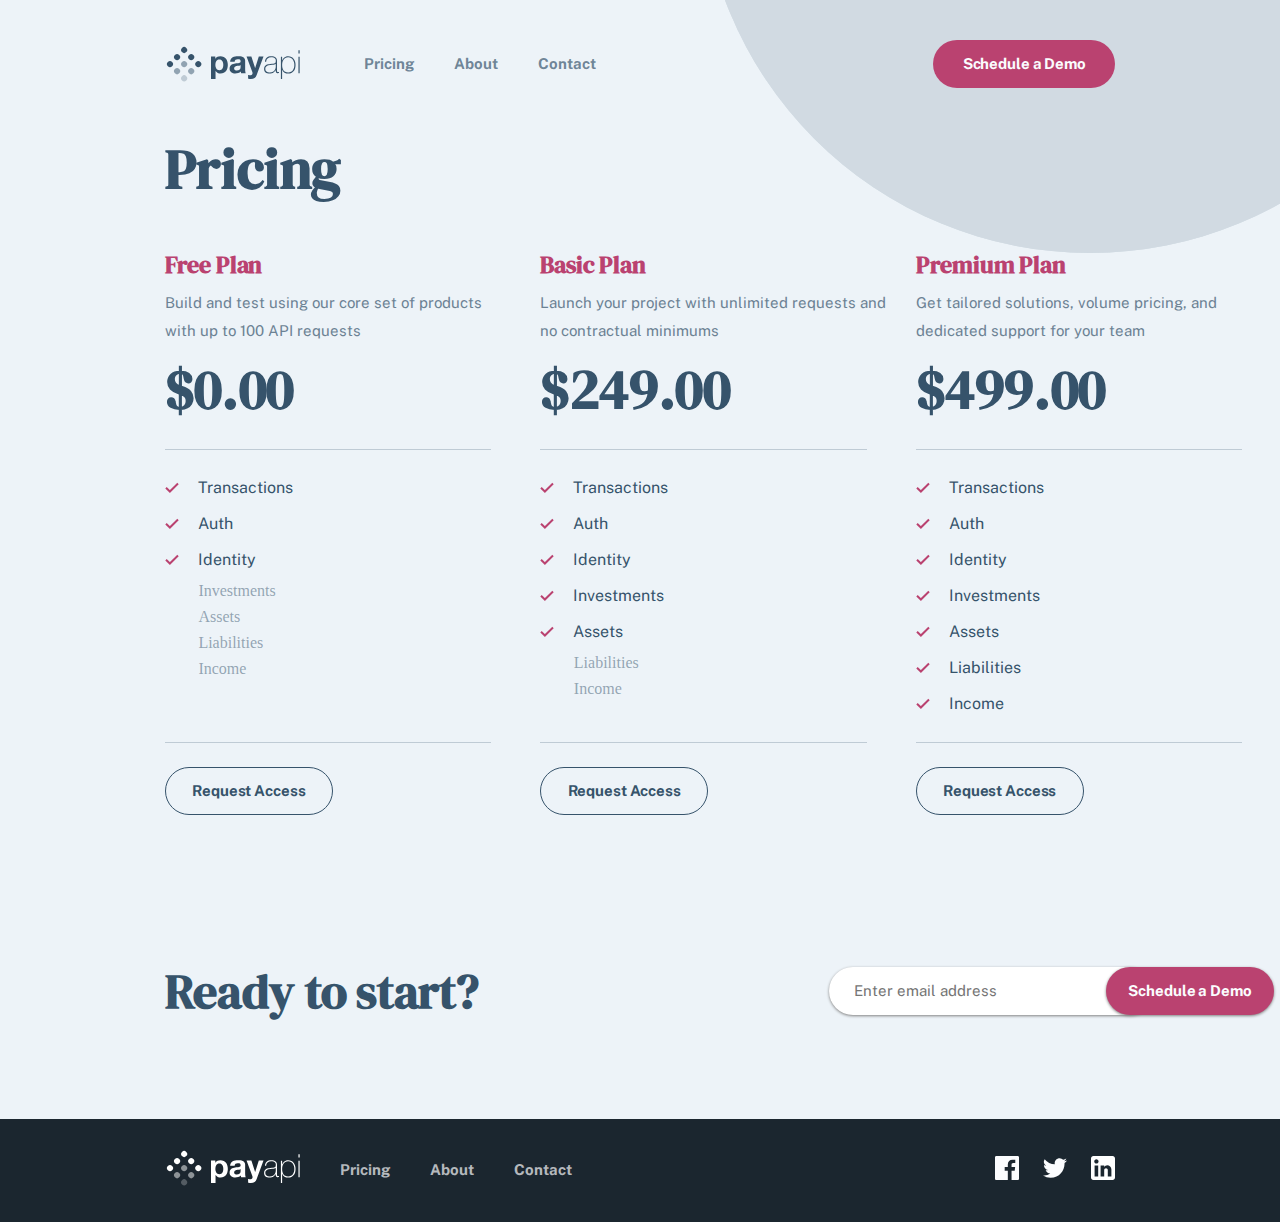
<file: pricing.html>
<!DOCTYPE html>
<html lang="en">
  <head>
    <meta charset="UTF-8" />
    <meta name="viewport" content="width=device-width, initial-scale=1.0" />

    <link rel="icon" type="image/png" sizes="32x32" href="./assets/favicon-32x32.png" />
    <link rel="preconnect" href="https://fonts.googleapis.com">
    <link rel="preconnect" href="https://fonts.gstatic.com" crossorigin>
    <link href="https://fonts.googleapis.com/css2?family=DM+Serif+Display&family=Public+Sans:wght@400;500;700&display=swap" rel="stylesheet">
    <link rel="stylesheet" href="./styles/pricing.css" type="text/css">

    <title>Frontend Mentor | PayAPI Website Challenge</title>
  </head>

  <body>
    <div class="whale-section">
      <header class="header">
        <div class="header__logo">
          <a href="./index.html">
            <img src="./assets/shared/desktop/logo.svg" alt="Logo" />
          </a>
        </div>
        <div class="header__menu">
          <img src="./assets/shared/mobile/close.svg" alt="Close icon" class="close-icon mobile" onclick="closeMenu()"/>
          <ul class="menu__list">
            <li> 
              <a href="./pricing.html">
                Pricing
              </a>
            </li>
            <li>
              <a href="./about.html">
                About
              </a>
            </li>
            <li>
              <a href="./contact.html">
                Contact
              </a>
            </li>
          </ul>
          <button>Schedule a Demo</button>
        </div>
        <div class="header__open-icon mobile">
          <img src="./assets/shared/mobile/menu.svg" alt="Menu icon" class="menu-icon" onclick="openMenu()">
        </div>
      </header>
      <main class="content">
        <div class="content__head">
          <h1>Pricing</h1>
        </div>
        <div class="content__pricing pricing">
          <div class="pricing__block">
            <div class="pricing__block__head">
              <h3>Free Plan</h3>
              <p class="tablet">
                Build and test using our core set of products with up to 100 API requests
              </p>
              <h2>$0.00</h2>
            </div>
            <div class="pricing__block__list">
              <ul>
                <li>
                  <img src="./assets/shared/desktop/icon-check.svg" alt="Check icon" />
                  <p>Transactions</p>
                </li>
                <li>                  
                  <img src="./assets/shared/desktop/icon-check.svg" alt="Check icon" />
                  <p>Auth</p>
                </li>
                <li>
                  <img src="./assets/shared/desktop/icon-check.svg" alt="Check icon" />
                  <p>Identity</p>
                </li>
                <li class="not-include">Investments</li>
                <li class="not-include">Assets</li>
                <li class="not-include">Liabilities</li>
                <li class="not-include">Income</li>
              </ul>
            </div>
            <div class="pricing__block__button">
              <button type="button">Request Access</button>
            </div>
          </div>
          <div class="pricing__block">
            <div class="pricing__block__head">
              <h3>Basic Plan</h3>
              <p class="tablet">
                Launch your project with unlimited requests and no contractual minimums
              </p>
              <h2>$249.00</h2>
            </div>
            <div class="pricing__block__list">
              <ul>
                <li>
                  <img src="./assets/shared/desktop/icon-check.svg" alt="Check icon" />
                  <p>Transactions</p>
                </li>
                <li>
                  <img src="./assets/shared/desktop/icon-check.svg" alt="Check icon" />
                  <p>Auth</p>
                </li>
                <li>
                  <img src="./assets/shared/desktop/icon-check.svg" alt="Check icon" />
                  <p>Identity</p>
                </li>
                <li>
                  <img src="./assets/shared/desktop/icon-check.svg" alt="Check icon" />
                  <p>Investments</p>
                </li>
                <li>
                  <img src="./assets/shared/desktop/icon-check.svg" alt="Check icon" />
                  <p>Assets</p>
                </li>
                <li class="not-include">Liabilities</li>
                <li class="not-include">Income</li>
              </ul>
            </div>
            <div class="pricing__block__button">
              <button type="button">Request Access</button>
            </div>
          </div>
          <div class="pricing__block">
            <div class="pricing__block__head">
              <h3>Premium Plan</h3>
              <p class="tablet">
                Get tailored solutions, volume pricing, and dedicated support for your team
              </p>
              <h2>$499.00</h2>
            </div>
            <div class="pricing__block__list">
              <ul>
                <li>
                  <img src="./assets/shared/desktop/icon-check.svg" alt="Check icon" />
                  <p>Transactions</p>
                </li>
                <li>
                  <img src="./assets/shared/desktop/icon-check.svg" alt="Check icon" />
                  <p>Auth</p>
                </li>
                <li>
                  <img src="./assets/shared/desktop/icon-check.svg" alt="Check icon" />
                  <p>Identity</p>
                </li>
                <li>
                  <img src="./assets/shared/desktop/icon-check.svg" alt="Check icon" />
                  <p>Investments</p>
                </li>
                <li>
                  <img src="./assets/shared/desktop/icon-check.svg" alt="Check icon" />
                  <p>Assets</p>
                </li>
                <li>
                  <img src="./assets/shared/desktop/icon-check.svg" alt="Check icon" />
                  <p>Liabilities</p>
                </li>
                <li>
                  <img src="./assets/shared/desktop/icon-check.svg" alt="Check icon" />
                  <p>Income</p>
                </li>
              </ul>
            </div>
            <div class="pricing__block__button">
              <button type="button">Request Access</button>
            </div>
          </div>
        </div>
        <div class="content__email email">
          <div class="email__head">
            <h3>Ready to start? </h3>
          </div>
          <form class="email__input" onsubmit="return false">
            <input type="email" placeholder="Enter email address " />
            <button type="submit">Schedule a Demo</button>
          </form>
        </div>
      </main>
      <footer class="footer">
        <div class="footer__logo">
          <svg width="135" height="38" xmlns="http://www.w3.org/2000/svg">
            <g fill="#fff" fill-rule="evenodd">
              <path d="M50.544 33.934v-7.84h.064a5.36 5.36 0 002.128 1.84c.864.416 1.808.624 2.832.624 1.216 0 2.277-.235 3.184-.704a6.738 6.738 0 002.272-1.888 8.147 8.147 0 001.36-2.72 11.37 11.37 0 00.448-3.2c0-1.173-.15-2.299-.448-3.376-.299-1.077-.757-2.021-1.376-2.832a6.937 6.937 0 00-2.336-1.952c-.939-.49-2.059-.736-3.36-.736-1.024 0-1.963.203-2.816.608-.853.405-1.557 1.056-2.112 1.952h-.064v-2.112H46v22.336h4.544zm3.808-8.768c-.725 0-1.344-.15-1.856-.448a3.595 3.595 0 01-1.232-1.168 5.044 5.044 0 01-.672-1.68 9.192 9.192 0 01-.208-1.952c0-.683.064-1.344.192-1.984a4.98 4.98 0 01.656-1.696c.31-.49.715-.89 1.216-1.2.501-.31 1.125-.464 1.872-.464.725 0 1.339.155 1.84.464.501.31.912.715 1.232 1.216.32.501.55 1.072.688 1.712.139.64.208 1.29.208 1.952 0 .661-.064 1.312-.192 1.952-.128.64-.347 1.2-.656 1.68-.31.48-.715.87-1.216 1.168-.501.299-1.125.448-1.872.448zm15.882 3.392c1.024 0 2.027-.15 3.008-.448a5.921 5.921 0 002.56-1.568 6.52 6.52 0 00.32 1.6h4.608c-.213-.341-.363-.853-.448-1.536a17.288 17.288 0 01-.128-2.144v-8.608c0-1.003-.224-1.808-.672-2.416a4.603 4.603 0 00-1.728-1.424 7.733 7.733 0 00-2.336-.688 18.543 18.543 0 00-2.528-.176c-.917 0-1.83.09-2.736.272a7.809 7.809 0 00-2.448.912 5.448 5.448 0 00-1.792 1.696c-.47.704-.736 1.59-.8 2.656h4.544c.085-.896.384-1.536.896-1.92.512-.384 1.216-.576 2.112-.576.405 0 .784.027 1.136.08.352.053.661.16.928.32s.48.384.64.672c.16.288.24.677.24 1.168.021.47-.117.827-.416 1.072-.299.245-.704.432-1.216.56-.512.128-1.099.224-1.76.288-.661.064-1.333.15-2.016.256-.683.107-1.36.25-2.032.432a5.735 5.735 0 00-1.792.816c-.523.363-.95.848-1.28 1.456-.33.608-.496 1.381-.496 2.32 0 .853.144 1.59.432 2.208a4.17 4.17 0 001.2 1.536c.512.405 1.11.704 1.792.896a8.127 8.127 0 002.208.288zm1.696-3.008c-.363 0-.715-.032-1.056-.096a2.566 2.566 0 01-.896-.336 1.717 1.717 0 01-.608-.656c-.15-.277-.224-.619-.224-1.024 0-.427.075-.779.224-1.056.15-.277.347-.507.592-.688a2.98 2.98 0 01.864-.432c.33-.107.667-.192 1.008-.256.363-.064.725-.117 1.088-.16.363-.043.71-.096 1.04-.16.33-.064.64-.144.928-.24.288-.096.528-.23.72-.4v1.696c0 .256-.027.597-.08 1.024a3.428 3.428 0 01-.432 1.264c-.235.416-.597.773-1.088 1.072-.49.299-1.184.448-2.08.448zm13.962 8.384c1.557 0 2.773-.288 3.648-.864.874-.576 1.557-1.536 2.048-2.88L98.5 11.598h-4.704L90.18 22.926h-.064l-3.744-11.328H81.54l5.792 15.52c.128.32.192.661.192 1.024 0 .49-.144.939-.432 1.344-.288.405-.731.64-1.328.704-.448.021-.896.01-1.344-.032-.448-.043-.886-.085-1.312-.128v3.744c.469.043.933.08 1.392.112.458.032.922.048 1.392.048zm18.698-5.408c.789 0 1.514-.096 2.176-.288a6.581 6.581 0 001.776-.8c.522-.341.965-.73 1.328-1.168.362-.437.64-.901.832-1.392h.064v.864c0 .341.026.656.08.944.053.288.154.539.304.752.149.213.368.384.656.512.288.128.677.192 1.168.192.34 0 .672-.043.992-.128V26.99a5.835 5.835 0 01-.896.096c-.278 0-.491-.059-.64-.176a.961.961 0 01-.32-.464 2.357 2.357 0 01-.112-.64c-.011-.235-.016-.47-.016-.704v-9.568c0-1.259-.454-2.277-1.36-3.056-.907-.779-2.352-1.168-4.336-1.168-1.984 0-3.515.453-4.592 1.36-1.078.907-1.66 2.267-1.744 4.08h1.216c.085-1.472.58-2.57 1.488-3.296.906-.725 2.096-1.088 3.568-1.088.832 0 1.536.085 2.112.256.576.17 1.045.405 1.408.704.362.299.629.64.8 1.024.17.384.256.8.256 1.248 0 .576-.032 1.056-.096 1.44a1.64 1.64 0 01-.48.944c-.256.245-.635.437-1.136.576-.502.139-1.19.24-2.064.304l-1.888.16c-.662.064-1.35.17-2.064.32-.715.15-1.366.4-1.952.752a4.367 4.367 0 00-1.456 1.44c-.384.608-.576 1.392-.576 2.352 0 1.579.48 2.747 1.44 3.504.96.757 2.314 1.136 4.064 1.136zm.032-1.056c-1.344 0-2.4-.293-3.168-.88-.768-.587-1.152-1.488-1.152-2.704 0-.768.149-1.392.448-1.872.298-.48.688-.859 1.168-1.136a5.213 5.213 0 011.616-.592 20.778 20.778 0 011.792-.272l2.048-.192a16.93 16.93 0 002.032-.288c.608-.128 1.06-.373 1.36-.736v3.072c0 .213-.06.624-.176 1.232-.118.608-.39 1.237-.816 1.888-.427.65-1.046 1.227-1.856 1.728-.811.501-1.91.752-3.296.752zm12.49 6.56v-9.312h.063c.491 1.344 1.27 2.315 2.336 2.912 1.067.597 2.283.896 3.648.896 1.26 0 2.352-.213 3.28-.64a6.254 6.254 0 002.304-1.776c.608-.757 1.062-1.659 1.36-2.704.3-1.045.448-2.197.448-3.456 0-1.152-.149-2.25-.448-3.296-.298-1.045-.752-1.963-1.36-2.752a6.651 6.651 0 00-2.304-1.888c-.928-.47-2.02-.704-3.28-.704-.896 0-1.69.139-2.384.416a6.39 6.39 0 00-1.776 1.04c-.49.416-.885.87-1.184 1.36-.298.49-.512.939-.64 1.344h-.064v-3.776h-1.216V34.03h1.216zm6.047-6.56c-1.152 0-2.117-.208-2.896-.624a5.008 5.008 0 01-1.856-1.664c-.458-.693-.784-1.493-.976-2.4a13.637 13.637 0 01-.288-2.832c0-.981.107-1.925.32-2.832a7.152 7.152 0 011.04-2.416 5.407 5.407 0 011.872-1.696c.768-.427 1.696-.64 2.784-.64 1.11 0 2.054.219 2.832.656a5.599 5.599 0 011.904 1.728c.491.715.854 1.525 1.088 2.432.235.907.352 1.83.352 2.768 0 1.024-.122 1.99-.368 2.896-.245.907-.618 1.701-1.12 2.384a5.487 5.487 0 01-1.92 1.632c-.778.405-1.7.608-2.768.608zm11.498-18.88V5.294h-1.216V8.59h1.216zm0 19.552V11.694h-1.216v16.448h1.216z" fill-rule="nonzero"/>
              <g>
                <circle transform="rotate(45 19.142 5)" cx="19.142" cy="5" r="3"/>
                <circle transform="rotate(45 26.213 12.071)" cx="26.213" cy="12.071" r="3"/>
                <circle transform="rotate(45 33.284 19.142)" cx="33.284" cy="19.142" r="3"/>
                <circle transform="rotate(45 12.071 12.071)" cx="12.071" cy="12.071" r="3"/>
                <circle opacity=".5" transform="rotate(45 19.142 19.142)" cx="19.142" cy="19.142" r="3"/>
                <circle opacity=".5" transform="rotate(45 26.213 26.213)" cx="26.213" cy="26.213" r="3"/>
                <circle transform="rotate(45 5 19.142)" cx="5" cy="19.142" r="3"/>
                <circle opacity=".5" transform="rotate(45 12.071 26.213)" cx="12.071" cy="26.213" r="3"/>
                <circle opacity=".25" transform="rotate(45 19.142 33.284)" cx="19.142" cy="33.284" r="3"/>
              </g>
            </g>
          </svg>
        </div>
        <div class="footer__list-wrap">
          <div class="footer__list">
            <ul>
              <li> 
                <a href="./pricing.html">
                  Pricing
                </a>
              </li>
              <li>
                <a href="./about.html">
                  About
                </a>
              </li>
              <li>
                <a href="./contact.html">
                  Contact
                </a>
              </li>
            </ul>
          </div>
          <div class="footer__link">
            <ul>
              <li>
                <a href="#">
                  <svg width="24" height="24" xmlns="http://www.w3.org/2000/svg"><path d="M22.675 0H1.325C.593 0 0 .593 0 1.325v21.351C0 23.407.593 24 1.325 24H12.82v-9.294H9.692v-3.622h3.128V8.413c0-3.1 1.893-4.788 4.659-4.788 1.325 0 2.463.099 2.795.143v3.24l-1.918.001c-1.504 0-1.795.715-1.795 1.763v2.313h3.587l-.467 3.622h-3.12V24h6.116c.73 0 1.323-.593 1.323-1.325V1.325C24 .593 23.407 0 22.675 0z" fill="#FBFCFE" fill-rule="nonzero"/></svg>
                </a>
              </li>
              <li>
                <a href="#">
                  <svg width="24" height="20" xmlns="http://www.w3.org/2000/svg"><path d="M24 2.557a9.83 9.83 0 01-2.828.775A4.932 4.932 0 0023.337.608a9.864 9.864 0 01-3.127 1.195A4.916 4.916 0 0016.616.248c-3.179 0-5.515 2.966-4.797 6.045A13.978 13.978 0 011.671 1.149a4.93 4.93 0 001.523 6.574 4.903 4.903 0 01-2.229-.616c-.054 2.281 1.581 4.415 3.949 4.89a4.935 4.935 0 01-2.224.084 4.928 4.928 0 004.6 3.419A9.9 9.9 0 010 17.54a13.94 13.94 0 007.548 2.212c9.142 0 14.307-7.721 13.995-14.646A10.025 10.025 0 0024 2.557z" fill="#FBFCFE" fill-rule="nonzero"/></svg>
                </a>
              </li>
              <li>
                <a href="#">
                  <svg width="24" height="24" xmlns="http://www.w3.org/2000/svg"><path d="M21.6 0H2.4C1.08 0 0 1.08 0 2.4v19.2C0 22.92 1.08 24 2.4 24h19.2c1.32 0 2.4-1.08 2.4-2.4V2.4C24 1.08 22.92 0 21.6 0zM7.2 20.4H3.6V9.6h3.6v10.8zM5.4 7.56c-1.2 0-2.16-.96-2.16-2.16 0-1.2.96-2.16 2.16-2.16 1.2 0 2.16.96 2.16 2.16 0 1.2-.96 2.16-2.16 2.16zm15 12.84h-3.6v-6.36c0-.96-.84-1.8-1.8-1.8-.96 0-1.8.84-1.8 1.8v6.36H9.6V9.6h3.6v1.44c.6-.96 1.92-1.68 3-1.68 2.28 0 4.2 1.92 4.2 4.2v6.84z" fill="#FFF" fill-rule="nonzero"/></svg>
                </a>
              </li>
            </ul>
          </div>
        </div>
      </footer>
    </div>
    <script src="./JS/pricing.js"></script>
  </body>
</html>
</file>
<file: styles/home.css>
/* CSS Reset */
*{
    margin: 0;
    padding: 0;
    box-sizing: border-box;
}

/* Style */
body {
    left: 0;
    right: 0;
    top: 0;
    bottom: 0;
}

.whale-section{
    width: 100%;
    height: 100%;
    background-color: #edf3f8;
    overflow: hidden;
}

.header{
    width: 100%;
    height: 14.3rem;
    background: url(../assets/shared/desktop/bg-pattern-circle.svg);
    background-repeat: no-repeat;
    background-position-x: center;
    background-position-y: -552px;
    display: flex;
    flex-direction: row;
    align-items: start;
    justify-content: space-between;
    padding: 2.5rem 1.5rem;
}

.header__logo img{
    width: 135px;
    height: 38px;
}

.header__menu{
    position: fixed;
    height: 100vh;
    width: 18.75rem;
    background: url(../assets/shared/desktop/bg-pattern-circle.svg),
        #1B262F;
    background-repeat: no-repeat;
    background-position-x: -340px;
    background-position-y: -563px;
    top: -100rem;
    right: -20rem;
    display: flex;
    flex-direction: column;
    align-items: center;
    transition: top 1s, right 1s;
}

.showMenu{
    top: 0;
    right: 0;
}

.close-icon{
    width: 22px;
    height: 23px;
    cursor: pointer;
    position: absolute;
    top: 3rem;
    right: 1.5rem;
}

.menu__list{
    margin: 5.9rem 1.5rem -0.6rem 1.5rem;
    border-top: 1px solid #FBFCFE;
    padding: 2.6rem 0; 
    display: flex;
    flex-direction: column;
    align-items: center;
    gap: 2rem;
    width: 15.5rem;
}

.menu__list{
    list-style: none;
}

.menu__list li a{
    text-decoration: none;
    font-family: 'Public Sans', sans-serif;
    font-size: 20px;
    font-weight: 700;
    color: hsla(220, 60%, 99%, 0.7);
    transition: color 0.8s;
}

.header__menu button{
    background-color: #BA4270;
    color: #FBFCFE;
    width: 252px;
    height: 48px;
    border-radius: 40px;
    border: none;
    font-family: 'Public Sans', sans-serif;
    font-size: 15px;
    font-weight: 700;
    letter-spacing: -0.12px;
}

.menu-icon{
    width: 28px;
    height: 17px;
    margin-top: 13px;
    cursor: pointer;
}

.content__entry{
    width: 100%;
    display: flex;
    flex-direction: column;
    align-items: center;
    gap: 1rem;
    margin: -9rem 0 0 0;
}

.entry__image img{
    margin-bottom: -3rem;
    width: 200px;
}

.entry__text{
    display: flex;
    flex-direction: column;
    align-items: center;
    text-align: center;
    width: 327px;
    gap: 1.5rem;
}

.entry__text__head h1{
    font-family: 'DM Serif Display', serif;
    font-size: 32px;
    line-height: 36px;
    letter-spacing: -0.25px;
    color: #36536B;
}

.entry__text__mail__form{
    display: flex;
    flex-direction: column;
    align-items: center;
    gap: 1rem;
}

.entry__text__mail__form input{
    width: 327px;
    height: 48px;
    border-radius: 40px;
    border: none;
    outline: none;
    padding: 0 1.6rem;
    display: flex;
    align-items: center;
    box-shadow: 0 1px 3px grey;
    font-size: 15px;
    font-family: "Public Sans", sans-serif;
    cursor: pointer;
}

.entry__text__mail__form input::placeholder{
    font-size: 15px;
    font-family: "Public Sans", sans-serif;
}

.entry__text__mail__form button{
    width: 327px;
    height: 48px;
    border-radius: 40px;
    border: none;
    background-color: #BA4270;
    color: #FBFCFE;
    font-family: "Public Sans", sans-serif;
    font-weight: 700;
    font-size: 15px;
    letter-spacing: -0.12px;
    cursor: pointer;
}

.entry__text__mail p{
    margin-top: 1.5rem;
    font-family: "Public Sans", sans-serif;
    font-size: 15px;
    color: #6C8294;
}

.bold{
    font-weight: 700;
    cursor: pointer;
}

.content__work-with{
    margin: 5rem 0;
    display: flex;
    flex-direction: column;
    align-items: center;
    justify-content: center;
    padding: 0 1.5rem;
    background: url(../assets/shared/desktop/bg-pattern-circle.svg),
        #1B262F;
    background-repeat: no-repeat;
    background-position-x: center;
    background-position-y: -630px;
    height: 41.8rem;
    gap: 3.5rem;
}

.work-with__list{
    width: 17.5rem;
}

.work-with__list ul{
    display: grid;
    grid-template-columns: 1fr 1fr;
    grid-template-rows: repeat(3 , 1fr);
    align-items: center;
    gap: 2.5rem;
}

.work-with__list ul li{
    list-style: none;
}

.work-with__list ul li img{
    width: 106.02px;
}

.work-with__text{
    display: flex;
    flex-direction: column;
    align-items: center;
    text-align: center;
    gap: 3rem;
}

.work-with__text__block{
    width: 327px;
    display: flex;
    flex-direction: column;
    align-items: center;
    gap: 1rem;
}

.work-with__text__block h2{
    font-family: 'DM Serif Display', serif;
    font-size: 32px;
    line-height: 36px;
    letter-spacing: -0.25px;
    color: #FBFCFE;
}

.work-with__text__block p{
    font-family: 'Public Sans', sans-serif;
    line-height: 28px;
    font-size: 15px;
    color: hsla(220, 60%, 99%, 0.7);
}

.work-with__button button{
    width: 129px;
    height: 48px;
    border: 1px solid #fff;
    background-color: #1B262F;
    border-radius: 40px;
    color: #FBFCFE;
    font-family: 'Public Sans', sans-serif;
    font-weight: 700;
    font-size: 15px;
    letter-spacing: -0.12px;
    cursor: pointer;
}

.content__about{
    margin: 5rem 1.5rem;
    display: flex;
    flex-direction: column;
    align-items: center;
    gap: 5rem;
}

.about__block{
    display: flex;
    flex-direction: column;
    align-items: center;
    overflow: hidden;
}

.about__block__image{
    position: relative;
    left: 50%;
    right: 50%;
    margin: 0 auto;
    transform: translate(-50%, 0);
    top: -2rem;
    width: 400px;
    overflow: hidden;
}

.about__block__image img{
    width: 440px;
}

.implement .about__block__text{
    margin-top: -4rem;
}

.about__block__text{
    width: 328px;
    display: flex;
    flex-direction: column;
    align-items: center;
    text-align: center;
    gap: 1.5rem;
}

.about__block__text h2{
    font-family: 'DM Serif Display', serif;
    font-size: 36px;
    line-height: 36px;
    letter-spacing: -0.28px;
    color: #36536B;
}   

.about__block__text p{
    font-family: 'Public Sans', sans-serif;
    font-size: 15px;
    line-height: 28px;
    color: hsla(207, 16%, 50%, 0.7);
}

.simple img{
    width: 430px;
}

.simple .about__block__text{
    margin-top: -3rem;
}

.content__benefits{
    display: flex;
    flex-direction: column;
    align-items: center;
    text-align: center;
    gap: 3rem;
}

.benefits__block{
    width: 328px;
    display: flex;
    flex-direction: column;
    align-items: center;
    gap: 2rem;
}

.benefits__block__image img{
    width: 106px;
    height: 106px;
}

.benefits__block__text{
    display: flex;
    flex-direction: column;
    align-items: center;
    gap: 1rem;
}

.benefits__block__text h3{
    font-family: 'Public Sans', sans-serif;
    font-size: 18px;
    font-weight: 700;
    line-height: 25px;
    letter-spacing: -0.14px;
    color: #36536B;
}

.benefits__block__text p{
    font-family: 'Public Sans', sans-serif;
    font-size: 15px;
    line-height: 25px;
    letter-spacing: -0.12px;
    color: #6C8294;
}

.content__email{
    margin: 5rem 0;
    display: flex;
    flex-direction: column;
    align-items: center;
    gap: 2rem;
}

.email__head h3{
    font-family: 'DM Serif Display', serif;
    font-size: 32px;
    line-height: 36px;
    letter-spacing: -0.25px;
    color: #36536B;
}

.email__input{
    display: flex;
    flex-direction: column;
    align-items: center;
    gap: 1rem;
}

.email__input input{
    width: 327px;
    height: 48px;
    border-radius: 40px;
    border: none;
    outline: none;
    padding: 0 1.6rem;
    display: flex;
    align-items: center;
    box-shadow: 0 1px 3px grey;
    font-size: 15px;
    font-family: "Public Sans", sans-serif;
    cursor: pointer;
}

.email__input input::placeholder{
    font-size: 15px;
    font-family: "Public Sans", sans-serif;
}

.email__input button{
    width: 327px;
    height: 48px;
    border-radius: 40px;
    border: none;
    background-color: #BA4270;
    color: #FBFCFE;
    font-family: "Public Sans", sans-serif;
    font-weight: 700;
    font-size: 15px;
    letter-spacing: -0.12px;
    cursor: pointer;
}

.footer{
    display: flex;
    flex-direction: column;
    align-items: center;
    gap: 2.5rem;
    padding: 2.5rem;
    background: url(../assets/shared/desktop/bg-pattern-circle.svg),
        #1B262F;
    background-repeat: no-repeat;
    background-position-x: center;
    background-position-y: 185px;
}

.footer__list-wrap{
    display: flex;
    flex-direction: column;
    align-items: center;
    gap: 2rem;
}

.footer__list ul{
    display: flex;
    flex-direction: column;
    align-items: center;
    gap: 2rem;
}

.footer__list ul li{
    list-style: none;
    cursor: pointer;
}

.footer__list ul li a{
    font-family: "Public Sans", sans-serif;
    font-weight: 700;
    font-size: 15px;
    color: hsla(220, 60%, 99%, 0.7);
    text-decoration: none;
}

.footer__link ul{
    display: flex;
    flex-direction: row;
    align-items: center;
    gap: 1.5rem;
}

.footer__link ul li{
    cursor: pointer;
    list-style: none;
}

@media screen and (min-width: 768px) {    
    .header{
        height: 17.8rem;
        background: url(../assets/shared/desktop/bg-pattern-circle.svg);
        background-size: 150%;
        background-position-x: center;
        background-position-y: bottom;
        padding: 2.8rem 2.5rem;
        gap: 4rem;
    }
    
    .header__menu{
        width: 100%;
        height: 38px;
        position: static;
        background: none;
        display: flex;
        flex-direction: row;
        align-items: center;
        justify-content: space-between;
    }
    
    .mobile{
        display: none;
    }
    
    .menu__list{
        margin: 0;
        border-top: none;
        padding: 0; 
        display: flex;
        flex-direction: row;
        align-items: center;
        gap: 2.5rem;
        width: 100%;
    }
    
    .menu__list li a{
        font-size: 15px;
        color: hsla(207, 33%, 32%, 0.7);
    }
    
    .header__menu button{
        width: 240px;
        height: 48px;
        border-radius: 40px;
        border: none;
        font-family: 'Public Sans', sans-serif;
        font-size: 15px;
        font-weight: 700;
        letter-spacing: -0.12px;
    }
    
    .content__entry{
        width: 100%;
        display: flex;
        flex-direction: column;
        align-items: center;
        gap: 3rem;
        margin: -12rem 0 0 0;
    }
    
    .entry__image img{
        padding-left: 1.7rem;
        margin-bottom: -3rem;
        width: 300px;
    }
    
    .entry__text{
        width: 573px;
        gap: 1.3rem;
    }

    
    .entry__text__head h1{
        font-size: 48px;
        line-height: 56px;
        letter-spacing: -0.37px;
    }

    .entry__text__mail__form{
        display: flex;
        flex-direction: row;
        align-items: center;
        gap: 0;
        width: 445px;
    }
    
    .entry__text__mail__form input{
        width: 445px;
    }
    
    .entry__text__mail__form button{
        width: 240px;
        position: relative;
        margin-left: -3rem;
        box-shadow: 0 1px 3px grey;
    }
    
    .content__work-with{
        margin: 6.25rem 0;
        padding: 0 7.25rem;
        background-size: 110%;
        height: 38.4rem;
        gap: 4rem;
    }
    
    .work-with__list{
        width: 33.5rem;
    }
    
    .work-with__list ul{
        display: grid;
        grid-template-columns: 1fr 1fr 1fr;
        grid-template-rows: repeat(2, 1fr);
        align-items: center;
        gap: 2.5rem;
    }
    
    .work-with__list ul li{
        list-style: none;
    }
    
    .work-with__list ul li img{
        width: 129px;
    }
    
    .work-with__text{
        display: flex;
        flex-direction: column;
        align-items: center;
        text-align: center;
        gap: 2rem;
    }
    
    .work-with__text__block{
        width: 457px;
        gap: 1.5rem;
    }
    
    .work-with__text__block h2{
        font-size: 48px;
        line-height: 56px;
        letter-spacing: -0.37px;
    }
    
    .content__about{
        margin: 5rem 0 6.25rem 0;
        gap: 6.25rem;
    }
    
    .about__block{
        display: flex;
        flex-direction: column;
        align-items: center;
        overflow: hidden;
    }
    
    .about__block__image{
        position: relative;
        left: 50%;
        right: 50%;
        margin: 0 auto;
        transform: translate(-50%, 0);
        top: -2rem;
        width: 515px;
        overflow: hidden;
    }

    
    .about__block__image img{
        width: 500px;
    }
    
    .implement .about__block__text{
        margin-top: -4rem;
    }
    
    .about__block__text{
        width: 573px;
    }
    
    .about__block__text h2{
        font-size: 48px;
        line-height: 56px;
        letter-spacing: -0.37px;
    }   
    
    .simple img{
        width: 500px;
    }
    
    .simple .about__block__text{
        margin-top: -3rem;
    }
    
    .content__benefits{
        padding: 0 2.4rem;
        display: grid;
        grid-template-columns: repeat(3, 1fr);
        grid-template-rows: 1fr;
        align-items: center;
        padding: 0;
        text-align: center;
        width: 100%;
        gap: 0.6rem;
    }
    
    .benefits__block{
        width: 100%;
        height: 100%;
    }
    .benefits__block__text{
        width: 223px;
    }
    
    .benefits__block__image img{
        width: 88px;
        height: 88px;
    }
    
    .content__email{
        margin: 6.25rem 0;
        gap: 2.5rem;
    }
    
    .email__head h3{
        font-size: 48px;
        line-height: 56px;
        letter-spacing: -0.37px;
    }

        
    .entry__text__mail__form input{
        width: 445px;
    }
    
    .entry__text__mail__form button{
        width: 240px;
        position: relative;
        margin-left: -3rem;
        box-shadow: 0 1px 3px grey;
    }
    
    .email__input{
        flex-direction: row;
        gap: 0;
        width: 445px;
    }
    
    .email__input input{
        width: 445px;
    }
    
    .email__input button{
        width: 240px;
        position: relative;
        margin-left: -3rem;
        box-shadow: 0 1px 3px grey;
    }
    
    .footer{
        display: flex;
        flex-direction: row;
        justify-content: space-between;
        gap: 2.5rem;
        padding: 1.9rem 2.4rem;
        background: #1B262F;
    }

    .footer__list-wrap{
        display: flex;
        flex-direction: row;
        justify-content: space-between;
        width: 100%;
        align-items: center;
    }
    
    .footer__list ul{
        display: flex;
        flex-direction: row;
        align-items: center;
        gap: 2.5rem;
    }
}

@media screen and (min-width: 1200px){
    .header{
        height: 38rem;
        background: url(../assets/shared/desktop/bg-pattern-circle.svg);
        background-size: 780px;
        background-repeat: no-repeat;
        background-position-x: 115%;
        background-position-y: 105%;
        padding: 2.8rem 10.3rem;
        gap: 4rem;
    }
    
    .header__menu{
        width: 100%;
        height: 38px;
        position: static;
        background: none;
        display: flex;
        flex-direction: row;
        align-items: center;
        justify-content: space-between;
    }
    
    .mobile{
        display: none;
    }
    
    .menu__list{
        margin: 0;
        border-top: none;
        padding: 0; 
        display: flex;
        flex-direction: row;
        align-items: center;
        gap: 2.5rem;
        width: 100%;
    }

    .menu__list li:hover a{
        color: hsla(207, 33%, 32%, 1);
    }
    
    .menu__list li a{
        font-size: 15px;
        color: hsla(207, 33%, 32%, 0.7);
        transition: color 0.8s;
    }
    
    .header__menu button{
        width: 240px;
        height: 48px;
        border-radius: 40px;
        border: none;
        font-family: 'Public Sans', sans-serif;
        font-size: 15px;
        font-weight: 700;
        letter-spacing: -0.12px;
        transition: background-color 1s ease;
        cursor: pointer;
    }

    .header__menu button:hover{
        background-color: #DA6D97;
    }
    
    .content__entry{
        width: 100%;
        display: flex;
        flex-direction: row;
        align-items: center;
        justify-content: space-between;
        gap: 1rem;
        margin: -32rem 0 0 0;
        padding: 0 10.3rem;
    }

    .entry__image{
        order: 1;
    }
    
    .entry__image img{
        margin-bottom: 0;
        width: 100%;
    }
    
    .entry__text{
        display: flex;
        flex-direction: column;
        align-items: start;
        text-align: left;
        width: 546px;
        gap: 1.5rem;
    }
    
    .entry__text__head h1{
        font-size: 72px;
        line-height: 72px;
        letter-spacing: -0.55px;
    }
    
    .entry__text__mail__form{
        display: flex;
        flex-direction: row;
        align-items: center;
        gap: 0;
        width: 500px;
    }
    
    .entry__text__mail__form input{
        width: 445px;
    }
    
    .entry__text__mail__form button{
        width: 180px;
        transition: background-color 1s ease-out;
    }

    .entry__text__mail__form button:hover{
        background-color: #DA6D97;
    }
    
    .entry__text__mail p{
        margin-top: 1.5rem;
        margin-left: 1.5rem;

    }
    
    .bold{
        font-weight: 700;
    }
    
    .content__work-with{
        margin: 0;
        display: grid;
        grid-template-columns: repeat(2, 1fr);
        grid-template-rows: 1fr;
        align-items: center;
        justify-content: space-between;
        padding: 0 10.3rem;
        background: url(../assets/shared/desktop/bg-pattern-circle.svg),
            #1B262F;
        background-size: 780px;
        background-repeat: no-repeat;
        background-position-x: -235px;
        background-position-y: -359px;
        height: 29.5rem;
        gap: 0;
    }
    
    .work-with__list{
        width: 100%;
        order: 1;
    }
    
    .work-with__list ul{
        display: grid;
        grid-template-columns: 1fr 1fr 1fr;
        grid-template-rows: repeat(2, 1fr);
        align-items: center;
        gap: 2.5rem;
    }
    
    .work-with__list ul li img{
        width: 129px;
    }
    
    .work-with__text{
        display: flex;
        flex-direction: column;
        align-items: start;
        justify-content: start;
        text-align: left;
        gap: 2rem;
    }
    
    .work-with__text__block{
        width: 445px;
        display: flex;
        flex-direction: column;
        align-items: start;
        gap: 1.5rem;
    }
    
    .work-with__text__block h2{
        font-size: 48px;
        line-height: 56px;
        letter-spacing: -0.37px;
    }

    .work-with__button button{
        transition: color 1s, background-color 1s;
    }

    .work-with__button button:hover{
        color: #1B262F;
        background-color: #FBFCFE;
    }
    
    .content__about{
        position: relative;
        left: 50%;
        right: 50%;
        transform: translate(-50%, 0);
        margin: 9.3rem 0;
        padding: 0;
        display: flex;
        flex-direction: column;
        align-items: center;
        gap: 0;
        width: 100%;
        max-width: 1440px;
        margin: 0 auto;
    }
    
    .about__block{
        display: grid;
        padding: 0 13.3rem;
        grid-template-columns: 1fr 1fr;
        align-items: center;
        gap: 1rem;
        justify-content: space-between;
        overflow: visible;
    }
    
    .about__block__image{
        position: static;
        left: 50%;
        right: 50%;
        margin: 0 auto;
        transform: translate(-50%, 0);
        top: -2rem;
        overflow: visible;
    }

    .about__block__image{
        width: 800px;

    }
    
    .about__block__image img{
        margin-left: 18rem;
        width: 700px;
    }
    
    .implement .about__block__text{
        margin-top: -4rem;
    }
    
    .about__block__text{
        margin-left: -15rem;
        width: 445px;
        display: flex;
        flex-direction: column;
        align-items: start;
        text-align: left;
        gap: 1.5rem;
    }
    
    .about__block__text h2{
        font-family: 'DM Serif Display', serif;
        font-size: 48px;
        line-height: 56px;
        letter-spacing: -0.37px;
        color: #36536B;
    }   
    
    .about__block__text p{
        font-family: 'Public Sans', sans-serif;
        font-size: 15px;
        line-height: 28px;
        color: #6C8294;
    }

    .simple{
        height: 780px;
        margin: 0;
        padding: 0;
        width: 100%;
        gap: 25rem;
        background-image: url(../assets/shared/desktop/bg-pattern-circle.svg);
        background-size: 780px;
        background-position-x: 160%;
        background-position-y:center;
        background-repeat: no-repeat;
    }

    .simple .about__block__image{
        order: 1;
        width: 500px;
    
    }
    .simple img{
        margin-left: 0;
        width: 100%;
    }
    
    .simple .about__block__text{
        margin-top: -3rem;
        margin-left: 10.3rem;
    }
    
    .content__benefits{
        margin: 0 auto;
        padding: 0;
        display: grid;
        grid-template-columns: repeat(3, 1fr);
        grid-template-rows: 1fr;
        align-items: center;
        justify-content: center;
        padding: 0;
        text-align: center;
        width: 69.3rem;
        gap: 1rem;
    }
    
    .benefits__block{
        width: 100%;
        height: 100%;
    }
    .benefits__block__text{
        width: 350px;
    }
    
    .benefits__block__image img{
        width: 106px;
        height: 106px;
    }
    
    
    .content__email{
        margin: 6.25rem auto;
        gap: 2.5rem;
        display: flex;
        justify-content: space-between;
        flex-direction: row;
        width: 69.3rem;
    }
    
    .email__head h3{
        font-size: 48px;
        line-height: 56px;
        letter-spacing: -0.37px;
    }
    
    .email__input{
        flex-direction: row;
        gap: 0;
        width: 445px;
    }
    
    .email__input input{
        width: 445px;
    }
    
    .email__input button{
        width: 240px;
        position: relative;
        margin-left: -3rem;
        box-shadow: 0 1px 3px grey;
        transition: background-color 1s;
    }

    .email__input button:hover{
        background-color: #DA6D97;
    }
    
    .footer{
        display: flex;
        flex-direction: row;
        justify-content: space-between;
        gap: 2.5rem;
        padding: 1.9rem 10.3rem;
        background: #1B262F;
    }

    .footer__list-wrap{
        display: flex;
        flex-direction: row;
        justify-content: space-between;
        width: 100%;
        align-items: center;
    }
    
    .footer__list ul{
        display: flex;
        flex-direction: row;
        align-items: center;
        gap: 2.5rem;
    }

    .footer__list ul li a{
        transition: color 0.8s;
    }

    .footer__list ul li:hover a{
        color:#FBFCFE;
    }

    .footer__link ul li a svg path{
        transition: fill 1s;
    }

    .footer__link ul li:hover a svg path{
        fill: #DA6D97;
    }

}
</file>
<file: styles/about.css>
/* CSS Reset */
*{
    margin: 0;
    padding: 0;
    box-sizing: border-box;
}

/* Style */
body {
    left: 0;
    right: 0;
    top: 0;
    bottom: 0;
}

.whale-section{
    width: 100%;
    height: 100%;
    background-color: #edf3f8;
    overflow: hidden;
}

.header{
    width: 100%;
    background: url(../assets/shared/desktop/bg-pattern-circle.svg);
    background-repeat: no-repeat;
    background-position-x: -20%;
    background-position-y: 100%;
    display: flex;
    flex-direction: row;
    align-items: start;
    justify-content: space-between;
    padding: 2.5rem 1.5rem;
}

.header__logo img{
    width: 135px;
    height: 38px;
}

.header__menu{
    position: fixed;
    height: 100vh;
    width: 18.75rem;
    background: url(../assets/shared/desktop/bg-pattern-circle.svg),
        #1B262F;
    background-repeat: no-repeat;
    background-position-x: -340px;
    background-position-y: -563px;
    top: -100rem;
    right: -20rem;
    display: flex;
    flex-direction: column;
    align-items: center;
    transition: top 1s, right 1s;
}

.showMenu{
    top: 0;
    right: 0;
}

.close-icon{
    width: 22px;
    height: 23px;
    cursor: pointer;
    position: absolute;
    top: 3rem;
    right: 1.5rem;
}

.menu__list{
    margin: 5.9rem 1.5rem -0.6rem 1.5rem;
    border-top: 1px solid #FBFCFE;
    padding: 2.6rem 0; 
    display: flex;
    flex-direction: column;
    align-items: center;
    gap: 2rem;
    width: 15.5rem;
}

.menu__list{
    list-style: none;
}

.menu__list li a{
    text-decoration: none;
    font-family: 'Public Sans', sans-serif;
    font-size: 20px;
    font-weight: 700;
    color: hsla(220, 60%, 99%, 0.7);
    transition: color 0.8s;
}

.header__menu button{
    background-color: #BA4270;
    color: #FBFCFE;
    width: 252px;
    height: 48px;
    border-radius: 40px;
    border: none;
    font-family: 'Public Sans', sans-serif;
    font-size: 15px;
    font-weight: 700;
    letter-spacing: -0.12px;
}

.menu-icon{
    width: 28px;
    height: 17px;
    margin-top: 13px;
    cursor: pointer;
}

.content__head{
    display: flex;
    align-items: center;
    text-align: center;
    width: 20.4rem;
    margin: 0 auto;
}

.content__head h1{
    font-family: 'DM Serif Display', sans-serif;
    font-size: 32px;
    line-height: 36px;
    letter-spacing: -0.25px;
    color: #36536B;
    font-weight: 400;
}

.text{
    margin: 2.5rem auto;
    display: flex;
    width: 20.4rem;
    flex-direction: column;
    align-items: center;
    gap: 3rem;
}

.text__block{
    display: flex;
    flex-direction: column;
    align-items: center;
    text-align: center;
    gap: 1rem;
}

.text__block h3{
    font-family: 'DM Serif Display', sans-serif;
    font-size: 24px;
    font-weight: 400;
    line-height:32px;
    letter-spacing: -0.18px;
    color: #36536B;
}

.text__block p{
    font-family: "Public Sans", sans-serif;
    font-size: 15px;
    font-weight: 400;
    line-height: 28px;
    color: #6C8294;
}

.content__image{
    margin: 5.25rem 0 3rem 0;
    background-image: url(../assets/about/mobile/image-team-members.jpg);
    width: 100%;
    height: 300px;
}

.content__numbers{
    display: flex;
    flex-direction: column;
    align-items: center;
    margin: 0 auto;
    width: 20.4rem;
    gap: 2rem;
}

.numbers__block{
    display: flex;
    flex-direction: column;
    align-items: center;
    text-align: center;
}

.numbers__block h4{
    font-family: "Public Sans", sans-serif;
    font-size: 16px;
    line-height: 28px;
    color: hsla(207, 33%, 32%, 0.7);
    font-weight: 400;
}

.numbers__block p{
    font-family: 'DM Serif Display', sans-serif;
    font-weight: 400;
    font-size: 56px;
    line-height: 72px;
    letter-spacing: -0.43px;
    color: #BA4270;
}

.numbers__members{
    border-top: 1px solid hsla(207, 33%, 32%, 0.25);
    width: 100%;
    padding-top: 1rem;
}

.numbers__transactions{
    border-bottom: 1px solid hsla(207, 33%, 32%, 0.25);
    width: 100%;
    padding-bottom: 1rem;
}

.content__email{
    margin: 5rem 0;
    display: flex;
    flex-direction: column;
    align-items: center;
    gap: 2rem;
}

.email__head h3{
    font-family: 'DM Serif Display', serif;
    font-size: 32px;
    line-height: 36px;
    letter-spacing: -0.25px;
    color: #36536B;
}

.email__input{
    display: flex;
    flex-direction: column;
    align-items: center;
    gap: 1rem;
}

.email__input input{
    width: 327px;
    height: 48px;
    border-radius: 40px;
    border: none;
    outline: none;
    padding: 0 1.6rem;
    display: flex;
    align-items: center;
    box-shadow: 0 1px 3px grey;
    font-size: 15px;
    font-family: "Public Sans", sans-serif;
    cursor: pointer;
}

.email__input input::placeholder{
    font-size: 15px;
    font-family: "Public Sans", sans-serif;
}

.email__input button{
    width: 327px;
    height: 48px;
    border-radius: 40px;
    border: none;
    background-color: #BA4270;
    color: #FBFCFE;
    font-family: "Public Sans", sans-serif;
    font-weight: 700;
    font-size: 15px;
    letter-spacing: -0.12px;
    cursor: pointer;
}

.footer{
    display: flex;
    flex-direction: column;
    align-items: center;
    gap: 2.5rem;
    padding: 2.5rem;
    background: url(../assets/shared/desktop/bg-pattern-circle.svg),
        #1B262F;
    background-repeat: no-repeat;
    background-position-x: center;
    background-position-y: 185px;
}

.footer__list-wrap{
    display: flex;
    flex-direction: column;
    align-items: center;
    gap: 2rem;
}

.footer__list ul{
    display: flex;
    flex-direction: column;
    align-items: center;
    gap: 2rem;
}

.footer__list ul li{
    list-style: none;
    cursor: pointer;
}

.footer__list ul li a{
    font-family: "Public Sans", sans-serif;
    font-weight: 700;
    font-size: 15px;
    color: hsla(220, 60%, 99%, 0.7);
    text-decoration: none;
}

.footer__link ul{
    display: flex;
    flex-direction: row;
    align-items: center;
    gap: 1.5rem;
}

.footer__link ul li{
    cursor: pointer;
    list-style: none;
}

@media screen and (min-width: 768px) {
    .header{
        height: 17.8rem;
        background: url(../assets/shared/desktop/bg-pattern-circle.svg);
        background-size: 780px;
        background-repeat: no-repeat;
        background-position-x: 500px;
        background-position-y: bottom;
        padding: 2.8rem 2.5rem;
        gap: 4rem;
    }
    
    .header__menu{
        width: 100%;
        height: 38px;
        position: static;
        background: none;
        display: flex;
        flex-direction: row;
        align-items: center;
        justify-content: space-between;
    }
    
    .mobile{
        display: none;
    }
    
    .menu__list{
        margin: 0;
        border-top: none;
        padding: 0; 
        display: flex;
        flex-direction: row;
        align-items: center;
        gap: 2.5rem;
        width: 100%;
    }
    
    .menu__list li a{
        font-size: 15px;
        color: hsla(207, 33%, 32%, 0.7);
    }
    
    .header__menu button{
        width: 240px;
        height: 48px;
        border-radius: 40px;
        border: none;
        font-family: 'Public Sans', sans-serif;
        font-size: 15px;
        font-weight: 700;
        letter-spacing: -0.12px;
    }

    .content__head{
        display: flex;
        align-items: center;
        text-align: center;
        width: 35.5rem;
        margin: -9rem auto 0 auto;
    }
    
    .content__head h1{
        font-size: 48px;
        line-height: 56px;
        letter-spacing: -0.37px;
    }
    
    .text{
        margin: 3.3rem auto;
        width: 43rem;
        flex-direction: column;
        align-items: start;
        gap: 4rem;
    }
    
    .text__block{
        display: grid;
        grid-template-columns: 1fr 3fr;
        align-items: start;
        text-align: left;
        justify-content: start;
        gap: 5rem;
    }
    
    .text__block h3{
        font-size: 32px;
        line-height:40px;
        letter-spacing: -0.25px;
    }
    
    .content__image{
        margin: 4.45rem 0 4rem 0;
        background-image: url(../assets/about/tablet/image-team-members.jpg);
        width: 100%;
        height: 267px;
    }
    
    .content__numbers{
        display: grid;
        grid-template-columns: repeat(3, 1fr);
        align-items: start;
        margin: 0 auto;
        width: 43rem;
        gap: 0.6rem;
    }
    
    .numbers__block{
        display: flex;
        flex-direction: column;
        align-items: start;
        text-align: left;
        padding: 1rem 0 1rem 0;
        border-top: 1px solid hsla(207, 33%, 32%, 0.25);
        border-bottom: 1px solid hsla(207, 33%, 32%, 0.25);
        height: 100%;
    }
    
    .numbers__block h4{
        font-family: "Public Sans", sans-serif;
        font-size: 16px;
        line-height: 28px;
        color: hsla(207, 33%, 32%, 0.7);
        font-weight: 400;
    }
    
    .numbers__block p{
        font-family: 'DM Serif Display', sans-serif;
        font-weight: 400;
        font-size: 56px;
        line-height: 72px;
        letter-spacing: -0.43px;
        color: #BA4270;
    }
    
    .numbers__members{
        width: 100%;
        padding-top: 1rem;
    }
    
    .numbers__transactions{
        width: 100%;
        padding-bottom: 1rem;
    }

    .content__email{
        margin: 6.25rem 0;
        gap: 2.5rem;
    }
    
    .email__head h3{
        font-size: 48px;
        line-height: 56px;
        letter-spacing: -0.37px;
    }

    .email__input{
        flex-direction: row;
        gap: 0;
        width: 445px;
    }
    
    .email__input input{
        width: 445px;
    }
    
    .email__input button{
        width: 240px;
        position: relative;
        margin-left: -3rem;
        box-shadow: 0 1px 3px grey;
    }
    
    .footer{
        display: flex;
        flex-direction: row;
        justify-content: space-between;
        gap: 2.5rem;
        padding: 1.9rem 2.4rem;
        background: #1B262F;
    }

    .footer__list-wrap{
        display: flex;
        flex-direction: row;
        justify-content: space-between;
        width: 100%;
        align-items: center;
    }
    
    .footer__list ul{
        display: flex;
        flex-direction: row;
        align-items: center;
        gap: 2.5rem;
    }
}

@media screen and (min-width:1200px){
    .header{
        height: 15.8rem;
        background: url(../assets/shared/desktop/bg-pattern-circle.svg);
        background-size: 780px;
        background-repeat: no-repeat;
        background-position-x: 125%;
        background-position-y: bottom;
        padding: 2.8rem 10.3rem;
        gap: 4rem;
    }
    
    .header__menu{
        width: 100%;
        height: 38px;
        position: static;
        background: none;
        display: flex;
        flex-direction: row;
        align-items: center;
        justify-content: space-between;
    }
    
    .mobile{
        display: none;
    }
    
    .menu__list{
        margin: 0;
        border-top: none;
        padding: 0; 
        display: flex;
        flex-direction: row;
        align-items: center;
        gap: 2.5rem;
        width: 100%;
    }

    .menu__list li:hover a{
        color: hsla(207, 33%, 32%, 1);
    }
    
    .menu__list li a{
        font-size: 15px;
        color: hsla(207, 33%, 32%, 0.7);
        transition: color 0.8s;
    }
    
    .header__menu button{
        width: 240px;
        height: 48px;
        border-radius: 40px;
        border: none;
        font-family: 'Public Sans', sans-serif;
        font-size: 15px;
        font-weight: 700;
        letter-spacing: -0.12px;
        transition: background-color 1s ease;
        cursor: pointer;
    }

    .header__menu button:hover{
        background-color: #DA6D97;
    }

    .content__head{
        display: flex;
        align-items: start;
        text-align: left;
        width: 41rem;
        margin: -5rem 16.25rem 0 16.25rem;
    }
    
    .content__head h1{
        font-size: 56px;
        line-height: 56px;
        letter-spacing: -0.43px;
    }
    
    .text{
        margin: 3.3rem 16.25rem;
        width: 57.5rem;
        flex-direction: column;
        align-items: start;
        gap: 4rem;
    }
    
    .content__image{
        margin: -7rem 0 -5rem 0;
        padding: 8.75rem 0;
        background: url(../assets/shared/desktop/bg-pattern-circle.svg),
            url(../assets/about/desktop/image-team-members.jpg);
        background-size: 780px, 100% 500px;
        background-repeat: no-repeat;
        background-position: -550px center, center;
        width: 100%;
        height: 780px;
    }
    
    .content__numbers{
        display: grid;
        grid-template-columns: repeat(3, 1fr);
        align-items: start;
        margin: 0 10.3rem;
        width: 69.3rem;
        gap: 0.6rem;
    }
    
    .numbers__block{
        display: flex;
        flex-direction: column;
        align-items: start;
        text-align: left;
        padding: 1rem 0 1rem 0;
        border-top: 1px solid hsla(207, 33%, 32%, 0.25);
        border-bottom: 1px solid hsla(207, 33%, 32%, 0.25);
        height: 100%;
    }

    .content__email{
        margin: 6.25rem 10.3rem;
        gap: 2.5rem;
        display: flex;
        justify-content: space-between;
        flex-direction: row;
        width: 69.3rem;
    }
    
    .email__head h3{
        font-size: 48px;
        line-height: 56px;
        letter-spacing: -0.37px;
    }
    
    .email__input{
        flex-direction: row;
        gap: 0;
        width: 445px;
    }
    
    .email__input input{
        width: 445px;
    }
    
    .email__input button{
        width: 240px;
        position: relative;
        margin-left: -3rem;
        box-shadow: 0 1px 3px grey;
        transition: background-color 1s;
    }

    .email__input button:hover{
        background-color: #DA6D97;
    }
    
    .footer{
        display: flex;
        flex-direction: row;
        justify-content: space-between;
        gap: 2.5rem;
        padding: 1.9rem 10.3rem;
        background: #1B262F;
    }

    .footer__list-wrap{
        display: flex;
        flex-direction: row;
        justify-content: space-between;
        width: 100%;
        align-items: center;
    }
    
    .footer__list ul{
        display: flex;
        flex-direction: row;
        align-items: center;
        gap: 2.5rem;
    }

    .footer__list ul li a{
        transition: color 0.8s;
    }

    .footer__list ul li:hover a{
        color:#FBFCFE;
    }

    .footer__link ul li a svg path{
        transition: fill 1s;
    }

    .footer__link ul li:hover a svg path{
        fill: #DA6D97;
    }
}
</file>
<file: styles/contact.css>
/* CSS Reset */
*{
    margin: 0;
    padding: 0;
    box-sizing: border-box;
}

/* Style */
body {
    left: 0;
    right: 0;
    top: 0;
    bottom: 0;
}

.whale-section{
    width: 100%;
    height: 100%;
    background-color: #edf3f8;
    overflow: hidden;
}

.header{
    width: 100%;
    background: url(../assets/shared/desktop/bg-pattern-circle.svg);
    background-repeat: no-repeat;
    background-position-x: -10%;
    background-position-y: 100%;
    display: flex;
    flex-direction: row;
    align-items: start;
    justify-content: space-between;
    padding: 2.5rem 1.5rem;
}

.header__logo img{
    width: 135px;
    height: 38px;
}

.header__menu{
    position: fixed;
    height: 100vh;
    width: 18.75rem;
    background: url(../assets/shared/desktop/bg-pattern-circle.svg),
        #1B262F;
    background-repeat: no-repeat;
    background-position-x: -340px;
    background-position-y: -563px;
    top: -100rem;
    right: -20rem;
    display: flex;
    flex-direction: column;
    align-items: center;
    transition: top 1s, right 1s;
}

.showMenu{
    top: 0;
    right: 0;
}

.close-icon{
    width: 22px;
    height: 23px;
    cursor: pointer;
    position: absolute;
    top: 3rem;
    right: 1.5rem;
}

.menu__list{
    margin: 5.9rem 1.5rem -0.6rem 1.5rem;
    border-top: 1px solid #FBFCFE;
    padding: 2.6rem 0; 
    display: flex;
    flex-direction: column;
    align-items: center;
    gap: 2rem;
    width: 15.5rem;
}

.menu__list{
    list-style: none;
}

.menu__list li a{
    text-decoration: none;
    font-family: 'Public Sans', sans-serif;
    font-size: 20px;
    font-weight: 700;
    color: hsla(220, 60%, 99%, 0.7);
    transition: color 0.8s;
}

.header__menu button{
    background-color: #BA4270;
    color: #FBFCFE;
    width: 252px;
    height: 48px;
    border-radius: 40px;
    border: none;
    font-family: 'Public Sans', sans-serif;
    font-size: 15px;
    font-weight: 700;
    letter-spacing: -0.12px;
}

.menu-icon{
    width: 28px;
    height: 17px;
    margin-top: 13px;
    cursor: pointer;
}

.content__head{
    display: flex;
    width: 20.4rem;
    margin: 0 auto;
    text-align: center;
}

.content__head h1{
    font-family: 'DM Serif Display', serif;
    font-size: 32px;
    font-weight: 400;
    line-height: 36px;
    letter-spacing: -0.25px;
    color: #36536B;
}

.content__mid{
    margin: 2.5rem auto;
    display: flex;
    flex-direction: column;
    align-items: center;
    gap: 5rem;
    width: 20.4rem;
}

.mid__request{
    display: flex;
    flex-direction: column;
    align-items: start;
    gap: 1rem;
    width: 100%;
}

.request__block input{
    border: none;
    padding: 0 0 1rem 1rem;
    display: flex;
    align-items: start;
    justify-content: start;
    border-bottom: 1px solid hsla(207, 33%, 32%, 0.5);
    height: 2.6rem;
    outline: none;
    background-color: #edf3f8;
    font-family: 'Public Sans', sans-serif;
    font-size: 15px;
    font-weight: 400;
    line-height: 25px;
    letter-spacing: -0.12px;
    color: hsl(207, 33%, 32%);
    width: 20.4rem;
    transition: border-color 1.5s;
}

.request__block input::placeholder{
    font-family: 'Public Sans', sans-serif;
    font-size: 15px;
    font-weight: 400;
    line-height: 25px;
    letter-spacing: -0.12px;
    color: hsla(207, 33%, 32%, 0.5);
    transition: color 1.5s;
}

#request-message{
    height: 5.5rem;
    padding-bottom: 3.5rem; 
}

.request__block p{
    margin-left: -20rem;
    padding: 0.5rem 0 0 1rem;
    color: #FF0000;
    font-family: 'Public Sans', sans-serif;
    font-size: 11px;
    font-weight: 400;
    letter-spacing: -0.08px;
    opacity: 0;
    transition: opacity 0.5s, margin 1s;
}

.showErr input::placeholder{
    color: #FF0000;
}

.showErr input{
    border-color: #FF0000;
}

.showErr p{
    opacity: 1;
    margin-left: 0;
}

.mid__request__up-to-date{
    width: 100%;
    height: 3.1rem;
    display: flex;
    flex-direction: row;
    align-items: center;
    justify-content: space-between;
    gap: 1.6rem;
}

.checkbox{
    width: 24px;
    height: 24px;
    background-color: hsla(207, 33%, 32%, 0.25);
    cursor: pointer;
    display: flex;
    align-items: center;
    justify-content: center;
    transition: background-color 1.5s, transform 1.5s;
}

.checkbox svg{
    opacity: 0;
    transition: opacity 1.5s;
}

.upToDate{
    background-color: #BA4270;
    transform: rotate(360deg);
}

.upToDate svg{
    opacity: 1;
}

.mid__request__up-to-date p{
    width: 17.3rem;
    font-family: 'Public Sans', sans-serif;
    font-size: 15px;
    font-weight: 400;
    letter-spacing: -0.12px;
    line-height: 25px;
    text-align: left;
    color: #36536B;
}

.submit-btn{
    width: 9.5rem;
    height: 3rem;
    border: 1px solid #36536B;
    background-color: #edf3f8;
    border-radius: 40px;
    margin-top: 0.5rem;
    color: #36536B;
    font-family: 'Public Sans', sans-serif;
    font-weight: 700;
    font-size: 15px;
    letter-spacing: -0.12px;
}

.mid__companies{
    margin: 0 auto;
    display: flex;
    flex-direction: column;
    align-items: center;
    justify-content:center;
    width: 20.4rem;
    text-align: center;
    gap: 2rem;
}

.mid__companies__head h2{
    font-family: 'DM Serif Display', serif;
    font-size: 24px;
    font-weight: 400;
    line-height: 32px;
    letter-spacing: -0.18px;
    color: hsla(207, 33%, 32%, 0.75);
}

.mid__companies__grid {
    width: 17.5rem;
}

.mid__companies__grid ul{
    display: grid;
    grid-template-columns: repeat(2, 1fr);
    align-items: center;
    justify-content: center;
    gap: 1rem;
}

.mid__companies__grid ul li{
    list-style: none;
}


.mid__companies__grid ul li svg path{
    fill: #36536B;
}

.content__email{
    margin: 5rem 0;
    display: flex;
    flex-direction: column;
    align-items: center;
    gap: 2rem;
}

.email__head h3{
    font-family: 'DM Serif Display', serif;
    font-size: 32px;
    line-height: 36px;
    letter-spacing: -0.25px;
    color: #36536B;
}

.email__input{
    display: flex;
    flex-direction: column;
    align-items: center;
    gap: 1rem;
}

.email__input input{
    width: 327px;
    height: 48px;
    border-radius: 40px;
    border: none;
    outline: none;
    padding: 0 1.6rem;
    display: flex;
    align-items: center;
    box-shadow: 0 1px 3px grey;
    font-size: 15px;
    font-family: "Public Sans", sans-serif;
    cursor: pointer;
}

.email__input input::placeholder{
    font-size: 15px;
    font-family: "Public Sans", sans-serif;
}

.email__input button{
    width: 327px;
    height: 48px;
    border-radius: 40px;
    border: none;
    background-color: #BA4270;
    color: #FBFCFE;
    font-family: "Public Sans", sans-serif;
    font-weight: 700;
    font-size: 15px;
    letter-spacing: -0.12px;
    cursor: pointer;
}

.footer{
    display: flex;
    flex-direction: column;
    align-items: center;
    gap: 2.5rem;
    padding: 2.5rem;
    background: url(../assets/shared/desktop/bg-pattern-circle.svg),
        #1B262F;
    background-repeat: no-repeat;
    background-position-x: center;
    background-position-y: 185px;
}

.footer__list-wrap{
    display: flex;
    flex-direction: column;
    align-items: center;
    gap: 2rem;
}

.footer__list ul{
    display: flex;
    flex-direction: column;
    align-items: center;
    gap: 2rem;
}

.footer__list ul li{
    list-style: none;
    cursor: pointer;
}

.footer__list ul li a{
    font-family: "Public Sans", sans-serif;
    font-weight: 700;
    font-size: 15px;
    color: hsla(220, 60%, 99%, 0.7);
    text-decoration: none;
}

.footer__link ul{
    display: flex;
    flex-direction: row;
    align-items: center;
    gap: 1.5rem;
}

.footer__link ul li{
    cursor: pointer;
    list-style: none;
}

@media screen and (min-width: 768px) {    
    .header{
        height: 17.8rem;
        background: url(../assets/shared/desktop/bg-pattern-circle.svg);
        background-size: 780px;
        background-repeat: no-repeat;
        background-position-x: 500px;
        background-position-y: bottom;
        padding: 2.8rem 2.5rem;
        gap: 4rem;
    }
    
    .header__menu{
        width: 100%;
        height: 38px;
        position: static;
        background: none;
        display: flex;
        flex-direction: row;
        align-items: center;
        justify-content: space-between;
    }
    
    .mobile{
        display: none;
    }
    
    .menu__list{
        margin: 0;
        border-top: none;
        padding: 0; 
        display: flex;
        flex-direction: row;
        align-items: center;
        gap: 2.5rem;
        width: 100%;
    }
    
    .menu__list li a{
        font-size: 15px;
        color: hsla(207, 33%, 32%, 0.7);
    }
    
    .header__menu button{
        width: 240px;
        height: 48px;
        border-radius: 40px;
        border: none;
        font-family: 'Public Sans', sans-serif;
        font-size: 15px;
        font-weight: 700;
        letter-spacing: -0.12px;
    }
    
    .content__head{
        width: 33rem;
        margin: -9rem auto 0 auto;
    }
    
    .content__head h1{
        font-size: 48px;
        line-height: 56px;
        letter-spacing: -0.37px;
    }
    
    .content__mid{
        margin: 3.3rem auto;
        gap: 4rem;
        width: 33.8rem;
    }
    
    .mid__request{
        text-align: center;
        justify-content: center;
        gap: 1.5rem;
        width: 27.8rem;
    }
    
    .request__block input{
        width: 27.8rem;
    }

    .request__block p{
        margin-left: -50rem;
    }

    
    .showErr p{
        opacity: 1;
        margin-left: -19rem;
    }
    
    .mid__request__up-to-date{
        width: 100%;
        height: 3.1rem;
        display: flex;
        flex-direction: row;
        align-items: center;
        justify-content: space-between;
        gap: 1.6rem;
    }
    
    .mid__request__up-to-date p{
        width: 24.6rem;
    }
    
    .mid__companies{
        width: 33.8rem;
        gap: 2.5rem;
    }
    
    .mid__companies__head h2{
        width: 27.8rem;
    }
    
    .mid__companies__grid {
        width: 33.8rem;
    }
    
    .mid__companies__grid ul{
        grid-template-columns: repeat(3, 1fr);
        gap: 2rem;
    }

    .content__email{
        margin: 6.25rem 0;
        gap: 2.5rem;
    }
    
    .email__head h3{
        font-size: 48px;
        line-height: 56px;
        letter-spacing: -0.37px;
    }

    .email__input{
        flex-direction: row;
        gap: 0;
        width: 445px;
    }
    
    .email__input input{
        width: 445px;
    }
    
    .email__input button{
        width: 240px;
        position: relative;
        margin-left: -3rem;
        box-shadow: 0 1px 3px grey;
    }
    
    .footer{
        display: flex;
        flex-direction: row;
        justify-content: space-between;
        gap: 2.5rem;
        padding: 1.9rem 2.4rem;
        background: #1B262F;
    }

    .footer__list-wrap{
        display: flex;
        flex-direction: row;
        justify-content: space-between;
        width: 100%;
        align-items: center;
    }
    
    .footer__list ul{
        display: flex;
        flex-direction: row;
        align-items: center;
        gap: 2.5rem;
    }
}

@media screen and (min-width: 1200px){
    .header{
        height: 15.8rem;
        background: url(../assets/shared/desktop/bg-pattern-circle.svg);
        background-size: 780px;
        background-repeat: no-repeat;
        background-position-x: 125%;
        background-position-y: bottom;
        padding: 2.8rem 10.3rem;
        gap: 4rem;
    }
    
    .header__menu{
        width: 100%;
        height: 38px;
        position: static;
        background: none;
        display: flex;
        flex-direction: row;
        align-items: center;
        justify-content: space-between;
    }
    
    .mobile{
        display: none;
    }
    
    .menu__list{
        margin: 0;
        border-top: none;
        padding: 0; 
        display: flex;
        flex-direction: row;
        align-items: center;
        gap: 2.5rem;
        width: 100%;
    }

    .menu__list li:hover a{
        color: hsla(207, 33%, 32%, 1);
    }
    
    .menu__list li a{
        font-size: 15px;
        color: hsla(207, 33%, 32%, 0.7);
        transition: color 0.8s;
    }
    
    .header__menu button{
        width: 240px;
        height: 48px;
        border-radius: 40px;
        border: none;
        font-family: 'Public Sans', sans-serif;
        font-size: 15px;
        font-weight: 700;
        letter-spacing: -0.12px;
        transition: background-color 1s ease;
        cursor: pointer;
    }

    .header__menu button:hover{
        background-color: #DA6D97;
    }

    .content{
        margin: 0 10.3rem;
    }

    .content__head{
        display: flex;
        width: 45rem;
        margin: -5rem 0 0 0;
        text-align: left;
    }
    
    .content__head h1{
        font-size: 56px;
        line-height: 56px;
        letter-spacing: -0.43px;
    }
    
    .content__mid{
        margin: 2.7rem 0;
        display: grid;
        grid-template-columns: repeat(2, 1fr);
        align-items: center;
        justify-content: space-between;
        gap: 0!important;
        width: 100%;
    }
    
    .mid__request{
        gap: 1.5rem;
        width: 27.8rem;
        margin-bottom: 0;
    }

    .mid__request__up-to-date{
        width: 100%;
        height: 3.1rem;
        display: flex;
        flex-direction: row;
        align-items: center;
        justify-content: start;
        gap: 1.6rem;
    }
    
    .mid__request__up-to-date p{
        width: 24.6rem;
    }
    
    .submit-btn{
        width: 10.4rem;
        border: 1px solid #36536B;
        transition: background-color 1s, color 1s;
        cursor: pointer;
    }

    .submit-btn:hover{
        background-color: #36536B;
        color: #FBFCFE;
    }
    
    .mid__companies{
        margin: -10rem 0 0 0;
        display: flex;
        flex-direction: column;
        align-items: start;
        justify-content:start;
        width: 33.8rem;
        text-align: left;
        gap: 3rem;
    }
    

    
    .mid__companies__grid {
        width: 33.8rem;
    }
    
    .mid__companies__grid ul{
        display: grid;
        grid-template-columns: repeat(3, 1fr);
        align-items: center;
        justify-content: center;
        gap: 2rem;
    }

    .content__email{
        margin: 6.25rem 0;
        gap: 2.5rem;
        display: flex;
        justify-content: space-between;
        flex-direction: row;
        width: 69.3rem;
    }
    
    .email__head h3{
        font-size: 48px;
        line-height: 56px;
        letter-spacing: -0.37px;
    }
    
    .email__input{
        flex-direction: row;
        gap: 0;
        width: 445px;
    }
    
    .email__input input{
        width: 445px;
    }
    
    .email__input button{
        width: 240px;
        position: relative;
        margin-left: -3rem;
        box-shadow: 0 1px 3px grey;
        transition: background-color 1s;
    }

    .email__input button:hover{
        background-color: #DA6D97;
    }
    
    .footer{
        display: flex;
        flex-direction: row;
        justify-content: space-between;
        gap: 2.5rem;
        padding: 1.9rem 10.3rem;
        background: #1B262F;
    }

    .footer__list-wrap{
        display: flex;
        flex-direction: row;
        justify-content: space-between;
        width: 100%;
        align-items: center;
    }
    
    .footer__list ul{
        display: flex;
        flex-direction: row;
        align-items: center;
        gap: 2.5rem;
    }

    .footer__list ul li a{
        transition: color 0.8s;
    }

    .footer__list ul li:hover a{
        color:#FBFCFE;
    }

    .footer__link ul li a svg path{
        transition: fill 1s;
    }

    .footer__link ul li:hover a svg path{
        fill: #DA6D97;
    }
}
</file>
<file: styles/pricing.css>
/* CSS Reset */
*{
    margin: 0;
    padding: 0;
    box-sizing: border-box;
}

/* Style */
body {
    left: 0;
    right: 0;
    top: 0;
    bottom: 0;
}

.whale-section{
    width: 100%;
    height: 100%;
    background-color: #edf3f8;
    overflow: hidden;
}

.header{
    width: 100%;
    background: url(../assets/shared/desktop/bg-pattern-circle.svg);
    background-repeat: no-repeat;
    background-position-x: -20%;
    background-position-y: 100%;
    display: flex;
    flex-direction: row;
    align-items: start;
    justify-content: space-between;
    padding: 2.5rem 1.5rem;
}

.header__logo img{
    width: 135px;
    height: 38px;
}

.header__menu{
    position: fixed;
    height: 100vh;
    width: 18.75rem;
    background: url(../assets/shared/desktop/bg-pattern-circle.svg),
        #1B262F;
    background-repeat: no-repeat;
    background-position-x: -340px;
    background-position-y: -563px;
    top: -100rem;
    right: -20rem;
    display: flex;
    flex-direction: column;
    align-items: center;
    transition: top 1s, right 1s;
}

.showMenu{
    top: 0;
    right: 0;
}

.close-icon{
    width: 22px;
    height: 23px;
    cursor: pointer;
    position: absolute;
    top: 3rem;
    right: 1.5rem;
}

.menu__list{
    margin: 5.9rem 1.5rem -0.6rem 1.5rem;
    border-top: 1px solid #FBFCFE;
    padding: 2.6rem 0; 
    display: flex;
    flex-direction: column;
    align-items: center;
    gap: 2rem;
    width: 15.5rem;
}

.menu__list{
    list-style: none;
}

.menu__list li a{
    text-decoration: none;
    font-family: 'Public Sans', sans-serif;
    font-size: 20px;
    font-weight: 700;
    color: hsla(220, 60%, 99%, 0.7);
    transition: color 0.8s;
}

.header__menu button{
    background-color: #BA4270;
    color: #FBFCFE;
    width: 252px;
    height: 48px;
    border-radius: 40px;
    border: none;
    font-family: 'Public Sans', sans-serif;
    font-size: 15px;
    font-weight: 700;
    letter-spacing: -0.12px;
}

.menu-icon{
    width: 28px;
    height: 17px;
    margin-top: 13px;
    cursor: pointer;
}

.content{
    display: flex;
    flex-direction : column;
    align-items: center;
    gap: 3rem;
}

.content__head{
    margin-bottom: 0.25rem;
    display: flex;
    flex-direction: column;
    align-items: center;
}

.content__head h1{
    font-family: 'DM Serif Display', serif;
    font-size: 32px;
    line-height: 36px;
    letter-spacing: -0.25px;
    color: #36536B;
}

.content__pricing{
    display: flex;
    flex-direction: column;
    align-items: center;
    gap: 3rem;
}

.pricing__block{
    display: flex;
    flex-direction : column;
    align-items: center;
    gap: 1.5rem;
}

.pricing__block__head{
    display: flex;
    flex-direction: column;
    align-items: center;
    text-align: center;
    gap: 5rem;
    padding: 0 1.5rem;
}

.tablet{
    display: none;
}

.pricing__block__head h3{
    font-family: 'DM Serif Display', serif;
    font-size: 24px;
    line-height: 32px;
    letter-spacing: -0.18px;
    color: #BA4270;
}

.pricing__block__head h2{
    font-family: 'DM Serif Display', serif;
    font-size: 56px;
    line-height: 72px;
    letter-spacing: -0.43px;
    color: #36536B;
}

.pricing__block__list{
    border-top: 1px solid hsla(207, 33%, 32%, 0.25);
    border-bottom: 1px solid hsla(207, 33%, 32%, 0.25);
    padding: 1.5rem 0;
    width: 20.4rem;
    display: flex;
    flex-direction: column;
    align-items: center;
}

.pricing__block__list ul{
    display: flex;
    flex-direction: column;
    align-items: start;
    gap: 0.5rem;
    width: 8.3rem;
}

.pricing__block__list ul li{
    text-align: left;
    list-style-type: none;
    display: flex;
    flex-direction: row;
    align-items: center;
    width: 100%;
    gap: 1.2rem;
}

.pricing__block__list ul li p{
    font-family: 'Public Sans', sans-serif;
    font-size: 16px;
    line-height: 28px;
    color: #36536B;
}


.not-include{
    margin-left: 2.1rem;
}

.not-include{
    color: hsla(207, 33%, 32%, 0.5) !important;
}

.pricing__block__button button{
    width: 10.5rem;
    height: 3rem;
    border-radius: 40px;
    border: 1px solid #36536B;
    font-family: 'Public Sans', sans-serif;
    color: #36536B;
    font-size: 15px;
    font-weight: 700;
    letter-spacing: -0.12px;
    background-color: #edf3f8;
}

.content__email{
    margin: 5rem 0;
    display: flex;
    flex-direction: column;
    align-items: center;
    gap: 2rem;
}

.email__head h3{
    font-family: 'DM Serif Display', serif;
    font-size: 32px;
    line-height: 36px;
    letter-spacing: -0.25px;
    color: #36536B;
}

.email__input{
    display: flex;
    flex-direction: column;
    align-items: center;
    gap: 1rem;
}

.email__input input{
    width: 327px;
    height: 48px;
    border-radius: 40px;
    border: none;
    outline: none;
    padding: 0 1.6rem;
    display: flex;
    align-items: center;
    box-shadow: 0 1px 3px grey;
    font-size: 15px;
    font-family: "Public Sans", sans-serif;
    cursor: pointer;
}

.email__input input::placeholder{
    font-size: 15px;
    font-family: "Public Sans", sans-serif;
}

.email__input button{
    width: 327px;
    height: 48px;
    border-radius: 40px;
    border: none;
    background-color: #BA4270;
    color: #FBFCFE;
    font-family: "Public Sans", sans-serif;
    font-weight: 700;
    font-size: 15px;
    letter-spacing: -0.12px;
    cursor: pointer;
}

.footer{
    display: flex;
    flex-direction: column;
    align-items: center;
    gap: 2.5rem;
    padding: 2.5rem;
    background: url(../assets/shared/desktop/bg-pattern-circle.svg),
        #1B262F;
    background-repeat: no-repeat;
    background-position-x: center;
    background-position-y: 185px;
}

.footer__list-wrap{
    display: flex;
    flex-direction: column;
    align-items: center;
    gap: 2rem;
}

.footer__list ul{
    display: flex;
    flex-direction: column;
    align-items: center;
    gap: 2rem;
}

.footer__list ul li{
    list-style: none;
    cursor: pointer;
}

.footer__list ul li a{
    font-family: "Public Sans", sans-serif;
    font-weight: 700;
    font-size: 15px;
    color: hsla(220, 60%, 99%, 0.7);
    text-decoration: none;
}

.footer__link ul{
    display: flex;
    flex-direction: row;
    align-items: center;
    gap: 1.5rem;
}

.footer__link ul li{
    cursor: pointer;
    list-style: none;
}

@media screen and (min-width: 768px) {
    .header{
        height: 17.8rem;
        background: url(../assets/shared/desktop/bg-pattern-circle.svg);
        background-size: 780px;
        background-repeat: no-repeat;
        background-position-x: 500px;
        background-position-y: bottom;
        padding: 2.8rem 2.5rem;
        gap: 4rem;
    }
    
    .header__menu{
        width: 100%;
        height: 38px;
        position: static;
        background: none;
        display: flex;
        flex-direction: row;
        align-items: center;
        justify-content: space-between;
    }
    
    .mobile{
        display: none;
    }
    
    .menu__list{
        margin: 0;
        border-top: none;
        padding: 0; 
        display: flex;
        flex-direction: row;
        align-items: center;
        gap: 2.5rem;
        width: 100%;
    }
    
    .menu__list li a{
        font-size: 15px;
        color: hsla(207, 33%, 32%, 0.7);
    }
    
    .header__menu button{
        width: 240px;
        height: 48px;
        border-radius: 40px;
        border: none;
        font-family: 'Public Sans', sans-serif;
        font-size: 15px;
        font-weight: 700;
        letter-spacing: -0.12px;
    }

    .content{
        margin-top: -7rem;
        gap: 4.3rem;
    }
    
    .content__head{
        margin-bottom: 0.25rem;
        display: flex;
        flex-direction: column;
        align-items: center;
    }
    
    .content__head h1{
        font-size: 48px;
        line-height: 56px;
        letter-spacing: -0.37px;
    }
    
    .content__pricing{
        display: grid;
        grid-template-columns: repeat(3, 1fr);
        gap: 0.6rem;
        align-items: center;
    }
    
    .pricing__block{
        display: flex;
        flex-direction : column;
        align-items: center;
        gap: 1.3rem;
        height: 100%;
        width: 13.9rem;
    }
    
    .pricing__block__head{
        display: flex;
        flex-direction: column;
        align-items: center;
        text-align: center;
        gap: 0.9rem;
        padding: 0;
    }
    
    .tablet{
        display: block;
        font-family: 'Public Sans', sans-serif;
        font-size: 15px;
        line-height: 28px;
        color: #6C8294;
    }
    
    .pricing__block__head h3{
        line-height: 40px;
    }
    
    .pricing__block__head h2{
        font-size: 48px;
        letter-spacing: -0.37px;
    }
    
    .pricing__block__list{
        height: 100%;
    }
    
    .pricing__block__button button{
        width: 10.5rem;
        height: 3rem;
        border-radius: 40px;
        border: 1px solid #36536B;
        font-family: 'Public Sans', sans-serif;
        color: #36536B;
        font-size: 15px;
        font-weight: 700;
        letter-spacing: -0.12px;
        background-color: #edf3f8;
    }

    .content__email{
        margin: 6.25rem 0;
        gap: 2.5rem;
    }
    
    .email__head h3{
        font-size: 48px;
        line-height: 56px;
        letter-spacing: -0.37px;
    }

    .email__input{
        flex-direction: row;
        gap: 0;
        width: 445px;
    }
    
    .email__input input{
        width: 445px;
    }
    
    .email__input button{
        width: 240px;
        position: relative;
        margin-left: -3rem;
        box-shadow: 0 1px 3px grey;
    }
    
    .footer{
        display: flex;
        flex-direction: row;
        justify-content: space-between;
        gap: 2.5rem;
        padding: 1.9rem 2.4rem;
        background: #1B262F;
    }

    .footer__list-wrap{
        display: flex;
        flex-direction: row;
        justify-content: space-between;
        width: 100%;
        align-items: center;
    }
    
    .footer__list ul{
        display: flex;
        flex-direction: row;
        align-items: center;
        gap: 2.5rem;
    }
}

@media screen and (min-width: 900px) {
    .header{
        background-position-x: 630px;
        background-position-y: bottom;
    }
}

@media screen and (min-width:1200px){
    .header{
        height: 15.8rem;
        background: url(../assets/shared/desktop/bg-pattern-circle.svg);
        background-size: 780px;
        background-repeat: no-repeat;
        background-position-x: 140%;
        background-position-y: bottom;
        padding: 2.8rem 10.3rem;
        gap: 4rem;
    }
    
    .header__menu{
        width: 100%;
        height: 38px;
        position: static;
        background: none;
        display: flex;
        flex-direction: row;
        align-items: center;
        justify-content: space-between;
    }
    
    .mobile{
        display: none;
    }
    
    .menu__list{
        margin: 0;
        border-top: none;
        padding: 0; 
        display: flex;
        flex-direction: row;
        align-items: center;
        gap: 2.5rem;
        width: 100%;
    }

    .menu__list li:hover a{
        color: hsla(207, 33%, 32%, 1);
    }
    
    .menu__list li a{
        font-size: 15px;
        color: hsla(207, 33%, 32%, 0.7);
        transition: color 0.8s;
    }
    
    .header__menu button{
        width: 240px;
        height: 48px;
        border-radius: 40px;
        border: none;
        font-family: 'Public Sans', sans-serif;
        font-size: 15px;
        font-weight: 700;
        letter-spacing: -0.12px;
        transition: background-color 1s ease;
        cursor: pointer;
    }

    .header__menu button:hover{
        background-color: #DA6D97;
    }

    .content{
        padding: 0 10.3rem;
        align-items: start;
        gap: 3rem;
    }
    
    .content__head{
        margin-bottom: 0.25rem;
        display: flex;
        flex-direction: column;
        align-items: start;
    }
    
    .content__head h1{
        font-size: 56px;
        line-height: 56px;
        letter-spacing: -0.43px;
    }
    
    .content__pricing{
        display: grid;
        grid-template-columns: repeat(3, 1fr);
        gap: 0.6rem;
        align-items: start;
        width: 69.8rem;
    }
    
    .pricing__block{
        display: flex;
        flex-direction : column;
        align-items: start;
        gap: 1.5rem;
        width: 21.8rem;
    }
    
    .pricing__block__head{
        display: flex;
        flex-direction: column;
        align-items: start;
        text-align: left;
        gap: 0.5rem;
        padding: 0;
    }
    
    .tablet{
        display: block;
    }
    
    .pricing__block__head h3{
        font-family: 'DM Serif Display', serif;
        font-size: 24px;
        line-height: 32px;
        letter-spacing: -0.18px;
        color: #BA4270;
    }
    
    .pricing__block__head h2{
        font-family: 'DM Serif Display', serif;
        font-size: 56px;
        line-height: 72px;
        letter-spacing: -0.43px;
        color: #36536B;
    }
    
    .pricing__block__list{
        border-top: 1px solid hsla(207, 33%, 32%, 0.25);
        border-bottom: 1px solid hsla(207, 33%, 32%, 0.25);
        padding: 1.5rem 0;
        width: 20.4rem;
        display: flex;
        flex-direction: column;
        align-items: start;
    }
    
    .pricing__block__list ul{
        display: flex;
        flex-direction: column;
        align-items: start;
        gap: 0.5rem;
        width: 8.3rem;
    }
    
    .pricing__block__list ul li{
        text-align: left;
        list-style-type: none;
        display: flex;
        flex-direction: row;
        align-items: center;
        width: 100%;
        gap: 1.2rem;
    }
    
    .pricing__block__list ul li p{
        font-family: 'Public Sans', sans-serif;
        font-size: 16px;
        line-height: 28px;
        color: #36536B;
    }
    
    
    .not-include{
        margin-left: 2.1rem;
    }
    
    .not-include{
        color: hsla(207, 33%, 32%, 0.5) !important;
    }
    
    .pricing__block__button button{
        width: 10.5rem;
        height: 3rem;
        border-radius: 40px;
        border: 1px solid #36536B;
        font-family: 'Public Sans', sans-serif;
        color: #36536B;
        font-size: 15px;
        font-weight: 700;
        letter-spacing: -0.12px;
        background-color: #edf3f8;
        transition: background-color 1s, color 1s;
    }

    .pricing__block__button button:hover{
        color: #fff;
        background-color: #36536B;
    }

    .content__email{
        margin: 6.25rem 0;
        gap: 2.5rem;
        display: flex;
        justify-content: space-between;
        flex-direction: row;
        width: 69.3rem;
    }
    
    .email__head h3{
        font-size: 48px;
        line-height: 56px;
        letter-spacing: -0.37px;
    }
    
    .email__input{
        flex-direction: row;
        gap: 0;
        width: 445px;
    }
    
    .email__input input{
        width: 445px;
    }
    
    .email__input button{
        width: 240px;
        position: relative;
        margin-left: -3rem;
        box-shadow: 0 1px 3px grey;
        transition: background-color 1s;
    }

    .email__input button:hover{
        background-color: #DA6D97;
    }
    
    .footer{
        display: flex;
        flex-direction: row;
        justify-content: space-between;
        gap: 2.5rem;
        padding: 1.9rem 10.3rem;
        background: #1B262F;
    }

    .footer__list-wrap{
        display: flex;
        flex-direction: row;
        justify-content: space-between;
        width: 100%;
        align-items: center;
    }
    
    .footer__list ul{
        display: flex;
        flex-direction: row;
        align-items: center;
        gap: 2.5rem;
    }

    .footer__list ul li a{
        transition: color 0.8s;
    }

    .footer__list ul li:hover a{
        color:#FBFCFE;
    }

    .footer__link ul li a svg path{
        transition: fill 1s;
    }

    .footer__link ul li:hover a svg path{
        fill: #DA6D97;
    }
}
</file>
